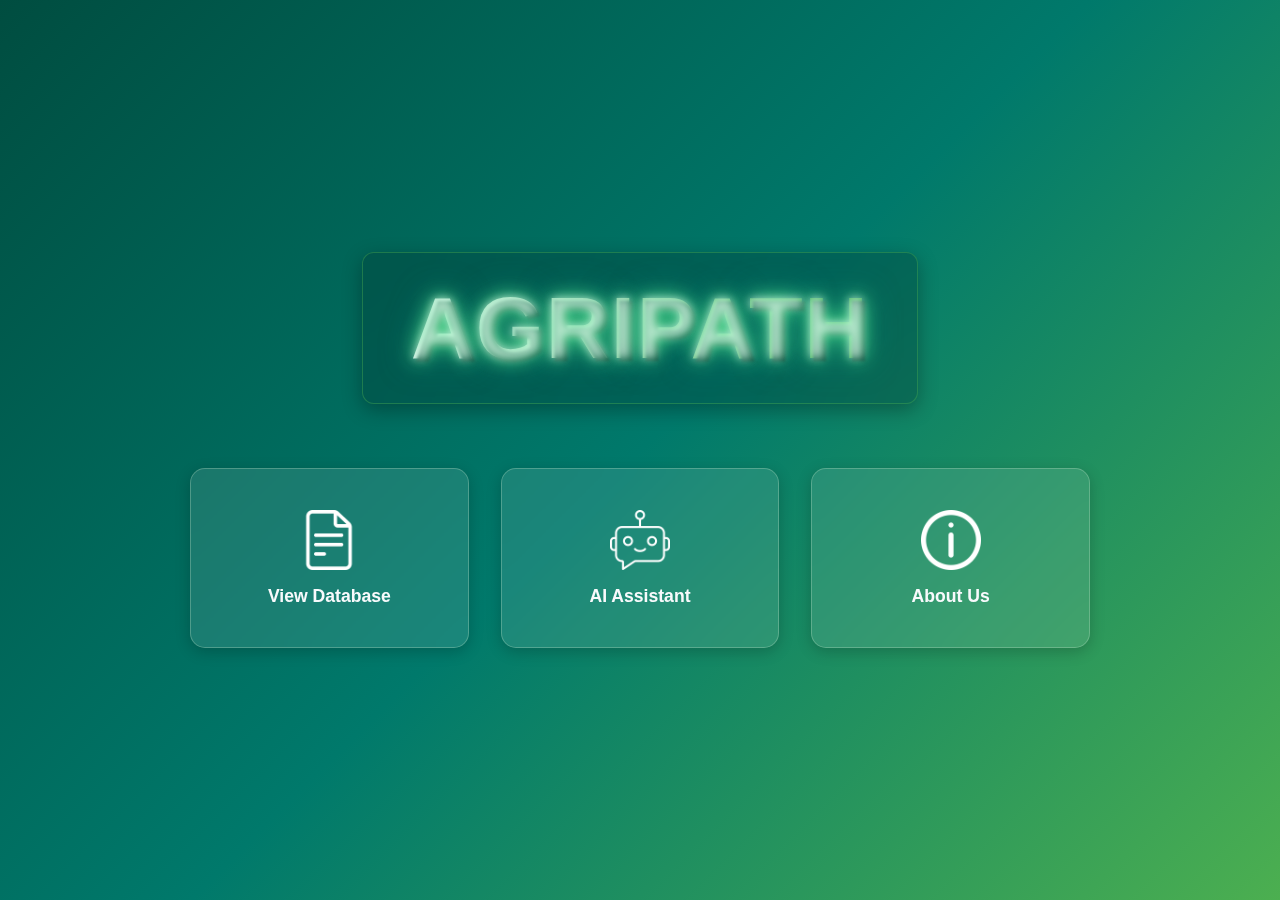
<file: templates/index.html>
<!DOCTYPE html>
<html lang="en">
<head>
    <meta charset="UTF-8">
    <meta name="viewport" content="width=device-width, initial-scale=1.0">
    <title>AGRIPATH</title>
   
    <!-- Link to your CSS file -->
    <link rel="stylesheet" href="/static/style.css">
</head>
<body>

    <div class="container">

        <!-- New Title Container for Backdrop -->
        <div class="title-container">
             <h1 class="main-title">AGRIPATH</h1>
        </div>
        <!-- End Title Container -->


        <div class="state-grid-container">

            <!-- Row 1 -->
            <a href="/Policies" class="state-button">
                <img src="/static/document.png" alt="Policies Icon">
                <span class="state-name">View Database</span>
            </a>
            <a href="/ai" class="state-button">
                <img src="/static/bot.png" alt="AI Bot Icon">
                <span class="state-name">AI Assistant</span>
            </a>
            <a href="/about" class="state-button">
                <img src="/static/info.png" alt="Info Icon">
                <span class="state-name">About Us</span>
            </a>

        </div> <!-- /state-grid-container -->
    </div> <!-- /container -->

</body>
</html>
</file>
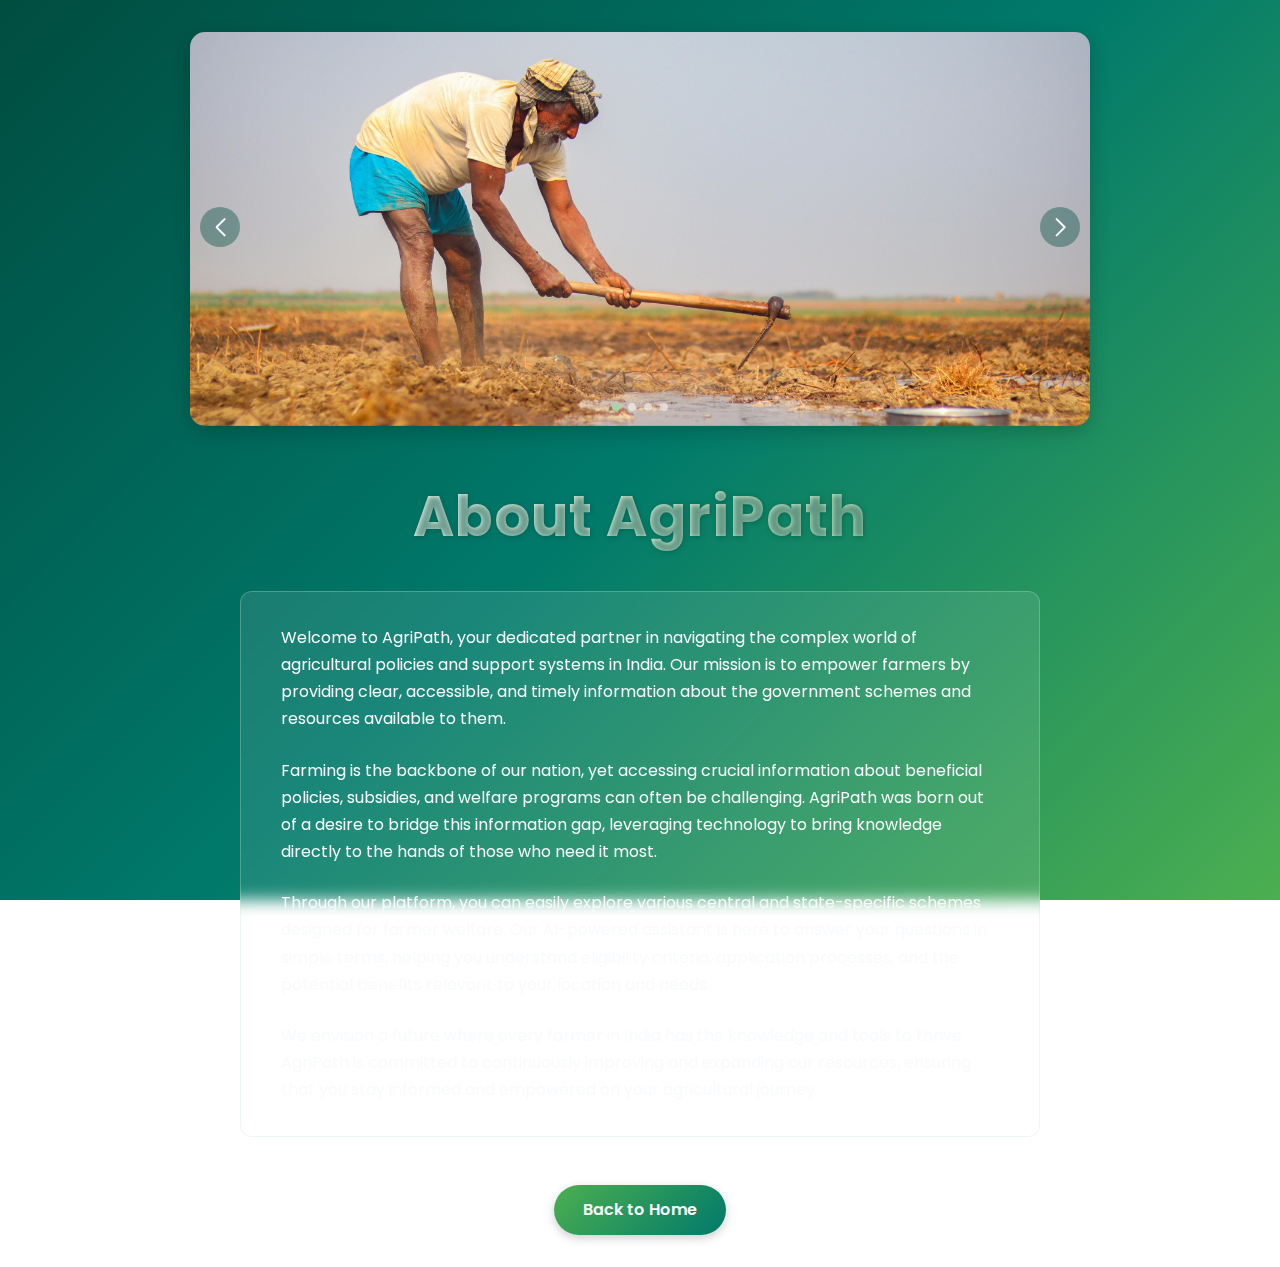
<file: templates/about.html>
<!DOCTYPE html>
<html lang="en">
<head>
    <meta charset="UTF-8">
    <meta name="viewport" content="width=device-width, initial-scale=1.0">
    <title>About AgriPath - Green Gradient</title>
    <!-- Link to Google Font -->
    <link rel="preconnect" href="https://fonts.googleapis.com">
    <link rel="preconnect" href="https://fonts.gstatic.com" crossorigin>
    <link href="https://fonts.googleapis.com/css2?family=Poppins:wght@300;400;600;700;800&display=swap" rel="stylesheet">

    <!-- Link to Swiper's CSS -->
    <link rel="stylesheet" href="https://cdn.jsdelivr.net/npm/swiper@11/swiper-bundle.min.css"/>

    <!-- Link to your MAIN CSS file (shared theme) -->
    <link rel="stylesheet" href="/static/style.css">

    <!-- Add specific styles for About page if needed, or embed here -->
    <style>
        /* Add specific overrides or new styles for the About page here */
        .carousel-container {
            width: 100%;
            max-width: 900px; /* Match container width */
            margin: 0 auto 3rem auto; /* Center and add space below */
            border-radius: 15px; /* Match card radius */
            overflow: hidden; /* Ensure corners are clipped */
            box-shadow: 0 6px 20px var(--shadow-color); /* Consistent shadow */
        }

        .swiper {
            width: 100%;
            height: auto; /* Adjust height based on content */
            aspect-ratio: 16 / 7; /* Responsive aspect ratio (adjust as needed) */
            background-color: rgba(0, 0, 0, 0.2); /* Fallback background */
        }

        .swiper-slide {
            text-align: center;
            font-size: 18px;
            background: #fff; /* Fallback background */
            display: flex;
            justify-content: center;
            align-items: center;
        }

        .swiper-slide img {
            display: block;
            width: 100%;
            height: 100%;
            object-fit: cover; /* Cover the slide area */
        }

        /* Customize Swiper Navigation/Pagination to match theme */
        .swiper-button-prev,
        .swiper-button-next {
            color: var(--text-light); /* White arrows */
            background-color: rgba(0, 77, 64, 0.4); /* Semi-transparent dark green background */
            border-radius: 50%;
            width: 40px; /* Override default size */
            height: 40px;
            transition: background-color 0.3s ease;
        }
        .swiper-button-prev:hover,
        .swiper-button-next:hover {
             background-color: rgba(0, 77, 64, 0.7);
        }

        /* Adjust arrow size inside the button */
        .swiper-button-prev::after,
        .swiper-button-next::after {
            font-size: 18px;
            font-weight: 800;
        }

        .swiper-pagination-bullet {
            background-color: rgba(255, 255, 255, 0.5); /* Semi-transparent white */
            opacity: 1;
            transition: background-color 0.3s ease;
        }

        .swiper-pagination-bullet-active {
            background-color: var(--grad-green-accent); /* Light green active bullet */
        }


        /* Content Styling */
        .about-title {
            font-size: clamp(2rem, 5vw, 3.5rem); /* Slightly smaller than main title */
            font-weight: 700;
            margin-bottom: 2rem;
            letter-spacing: 1px;
            /* Gradient text (same as main title or slightly different) */
            background: linear-gradient(90deg, var(--text-light) 0%, var(--grad-green-accent) 100%);
            -webkit-background-clip: text;
            background-clip: text;
            -webkit-text-fill-color: transparent;
            color: var(--text-light);
            text-shadow: 1px 1px 5px rgba(0, 77, 64, 0.5);
            text-align: center;
        }

        .about-content {
            background-color: var(--card-bg); /* Use card background for content area */
            border: 1px solid var(--card-border);
            border-radius: 12px;
            padding: 2rem 2.5rem;
            max-width: 800px; /* Limit text width for readability */
            margin: 0 auto 2rem auto; /* Center content block */
            text-align: left; /* Justify looks bad often, left is safer */
            color: var(--text-light);
            line-height: 1.7;
            font-size: 1rem;
            backdrop-filter: blur(8px);
            -webkit-backdrop-filter: blur(8px);
        }

        .about-content p {
            margin-bottom: 1.5em; /* Space between paragraphs */
        }
        .about-content p:last-child {
             margin-bottom: 0;
        }

        /* Back Button Style (Optional) */
        .back-button {
             display: inline-block;
             margin-top: 1rem;
             padding: 0.8rem 1.8rem;
             background: linear-gradient(135deg, var(--grad-green-3), var(--grad-green-2));
             color: var(--text-light);
             text-decoration: none;
             border-radius: 25px;
             font-weight: 600;
             transition: transform 0.2s ease, box-shadow 0.2s ease;
             box-shadow: 0 3px 10px rgba(0, 0, 0, 0.2);
        }
        .back-button:hover {
            transform: translateY(-3px);
            box-shadow: 0 6px 15px rgba(0, 0, 0, 0.3);
        }

         @media (max-width: 768px) {
            .about-content { padding: 1.5rem; }
            .swiper { aspect-ratio: 16 / 8; } /* Adjust aspect ratio for smaller screens */
             .swiper-button-prev, .swiper-button-next { width: 35px; height: 35px; }
             .swiper-button-prev::after, .swiper-button-next::after { font-size: 16px; }
         }
         @media (max-width: 480px) {
            .about-content { padding: 1.5rem 1rem; font-size: 0.95rem; }
            .swiper { aspect-ratio: 16 / 9; } /* Adjust aspect ratio for mobile */
         }

    </style>
</head>
<body>

    <div class="container about-page-container"> <!-- Add specific class if needed -->

        <!-- Carousel Section -->
        <div class="carousel-container">
            <!-- Slider main container -->
            <div class="swiper">
                <!-- Additional required wrapper -->
                <div class="swiper-wrapper">
                    <!-- Slides -->
                    <div class="swiper-slide"><img src="/static/carousel-image-1.jpg" alt="Farmer in field"></div>
                    <div class="swiper-slide"><img src="/static/carousel-image-2.jpg" alt="Agriculture Technology"></div>
                    <div class="swiper-slide"><img src="/static/carousel-image-3.jpg" alt="Government Policy Document Concept"></div>
                    <div class="swiper-slide"><img src="/static/carousel-image-4.jpg" alt="Healthy Crops"></div>
                    <!-- Add more slides as needed -->
                </div>
                <!-- If we need pagination -->
                <div class="swiper-pagination"></div>

                <!-- If we need navigation buttons -->
                <div class="swiper-button-prev"></div>
                <div class="swiper-button-next"></div>
            </div>
        </div><!-- /carousel-container -->


        <!-- About Us Content Section -->
        <h2 class="about-title">About AgriPath</h2>

        <div class="about-content">
            <p>
                Welcome to AgriPath, your dedicated partner in navigating the complex world of agricultural policies and support systems in India. Our mission is to empower farmers by providing clear, accessible, and timely information about the government schemes and resources available to them.
            </p>
            <p>
                Farming is the backbone of our nation, yet accessing crucial information about beneficial policies, subsidies, and welfare programs can often be challenging. AgriPath was born out of a desire to bridge this information gap, leveraging technology to bring knowledge directly to the hands of those who need it most.
            </p>
            <p>
                Through our platform, you can easily explore various central and state-specific schemes designed for farmer welfare. Our AI-powered assistant is here to answer your questions in simple terms, helping you understand eligibility criteria, application processes, and the potential benefits relevant to your location and needs.
            </p>
            <p>
                We envision a future where every farmer in India has the knowledge and tools to thrive. AgriPath is committed to continuously improving and expanding our resources, ensuring that you stay informed and empowered on your agricultural journey.
            </p>
        </div>

        <!-- Optional Back Button -->
         <a href="/" class="back-button">Back to Home</a>

    </div> <!-- /container -->

    <!-- Swiper JS -->
    <script src="https://cdn.jsdelivr.net/npm/swiper@11/swiper-bundle.min.js"></script>

    <!-- Initialize Swiper -->
    <script>
        const swiper = new Swiper('.swiper', {
            // Optional parameters
            loop: true, // Enable continuous loop mode
            autoplay: {
                delay: 4000, // Delay between transitions (in ms)
                disableOnInteraction: false, // Autoplay will not be disabled after user interactions
                pauseOnMouseEnter: true, // Pause autoplay on mouse hover
            },
            effect: 'fade', // Add fade effect (optional)
             fadeEffect: {
                 crossFade: true
             },

            // If we need pagination
            pagination: {
                el: '.swiper-pagination',
                clickable: true, // Allow clicking on pagination bullets
            },

            // Navigation arrows
            navigation: {
                nextEl: '.swiper-button-next',
                prevEl: '.swiper-button-prev',
            },

            // Optional: Add keyboard navigation
            keyboard: {
                enabled: true,
                onlyInViewport: false,
            },
        });
    </script>

</body>
</html>
</file>
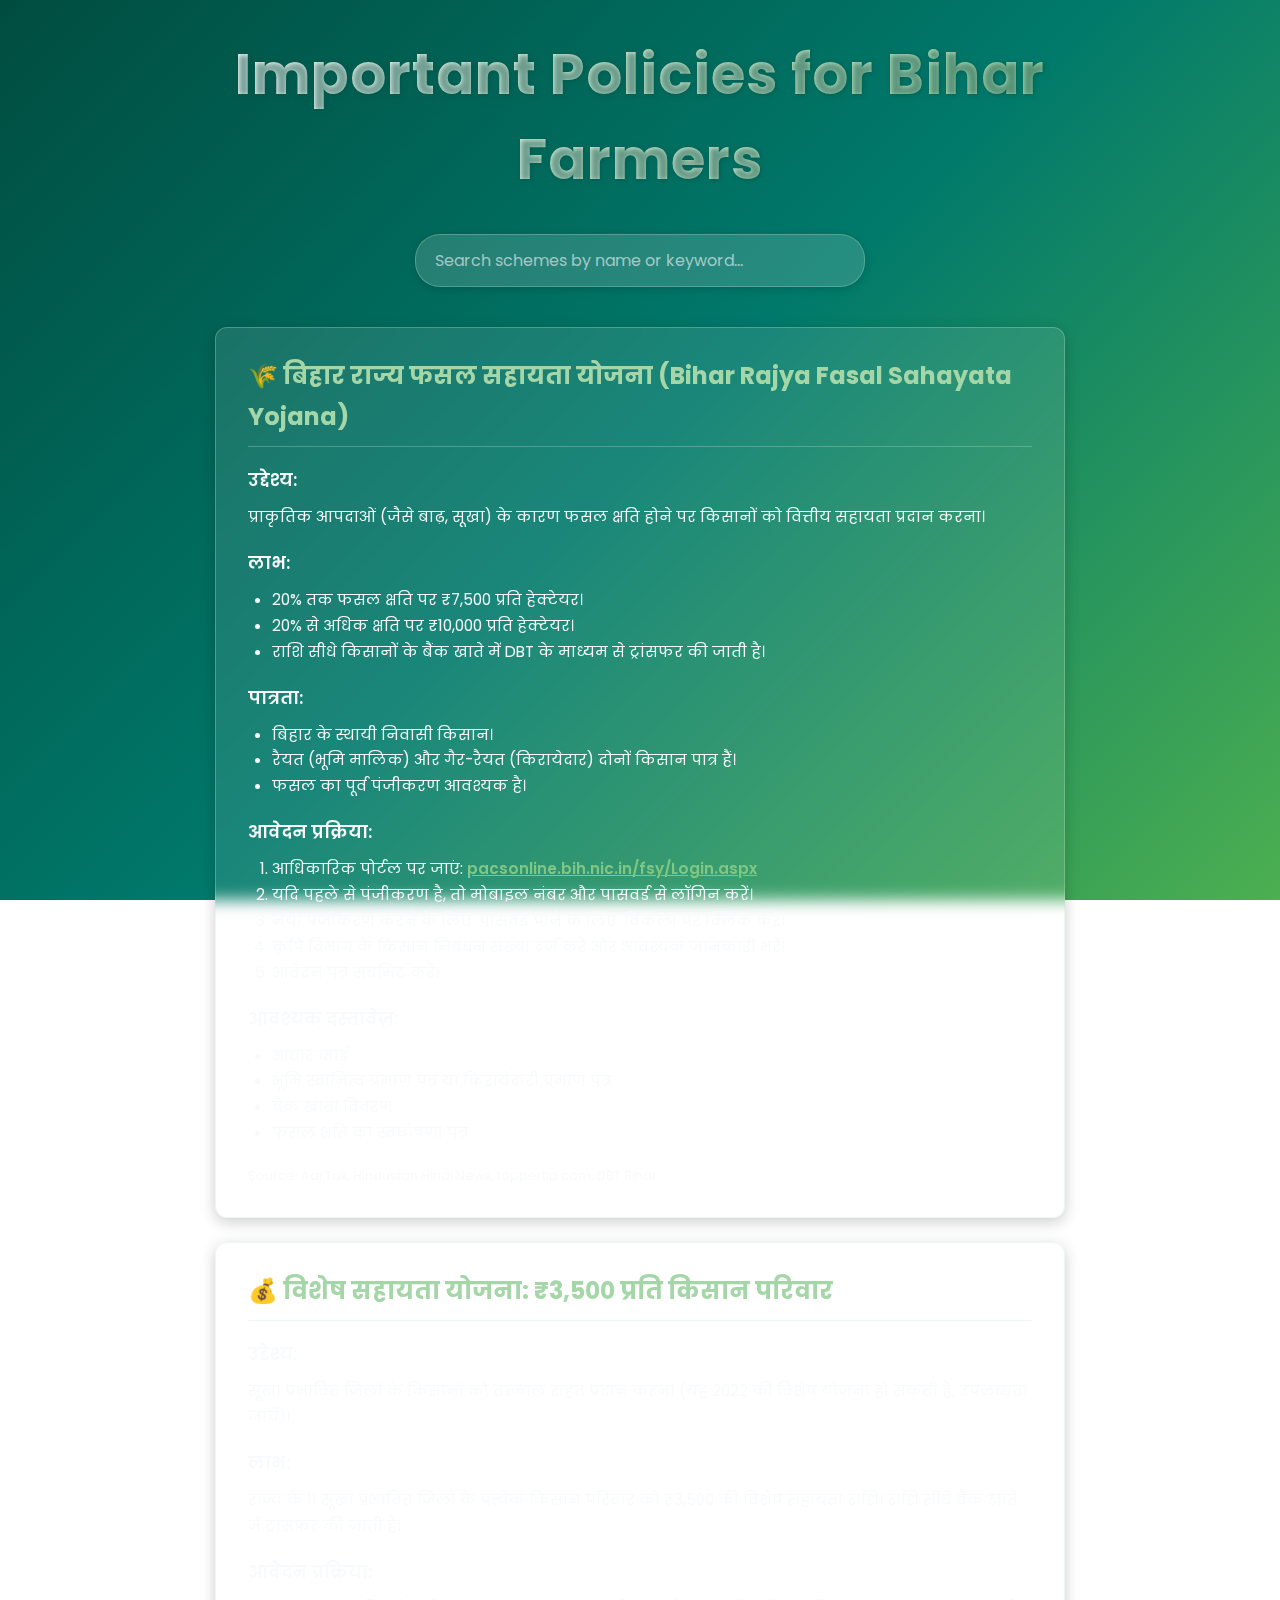
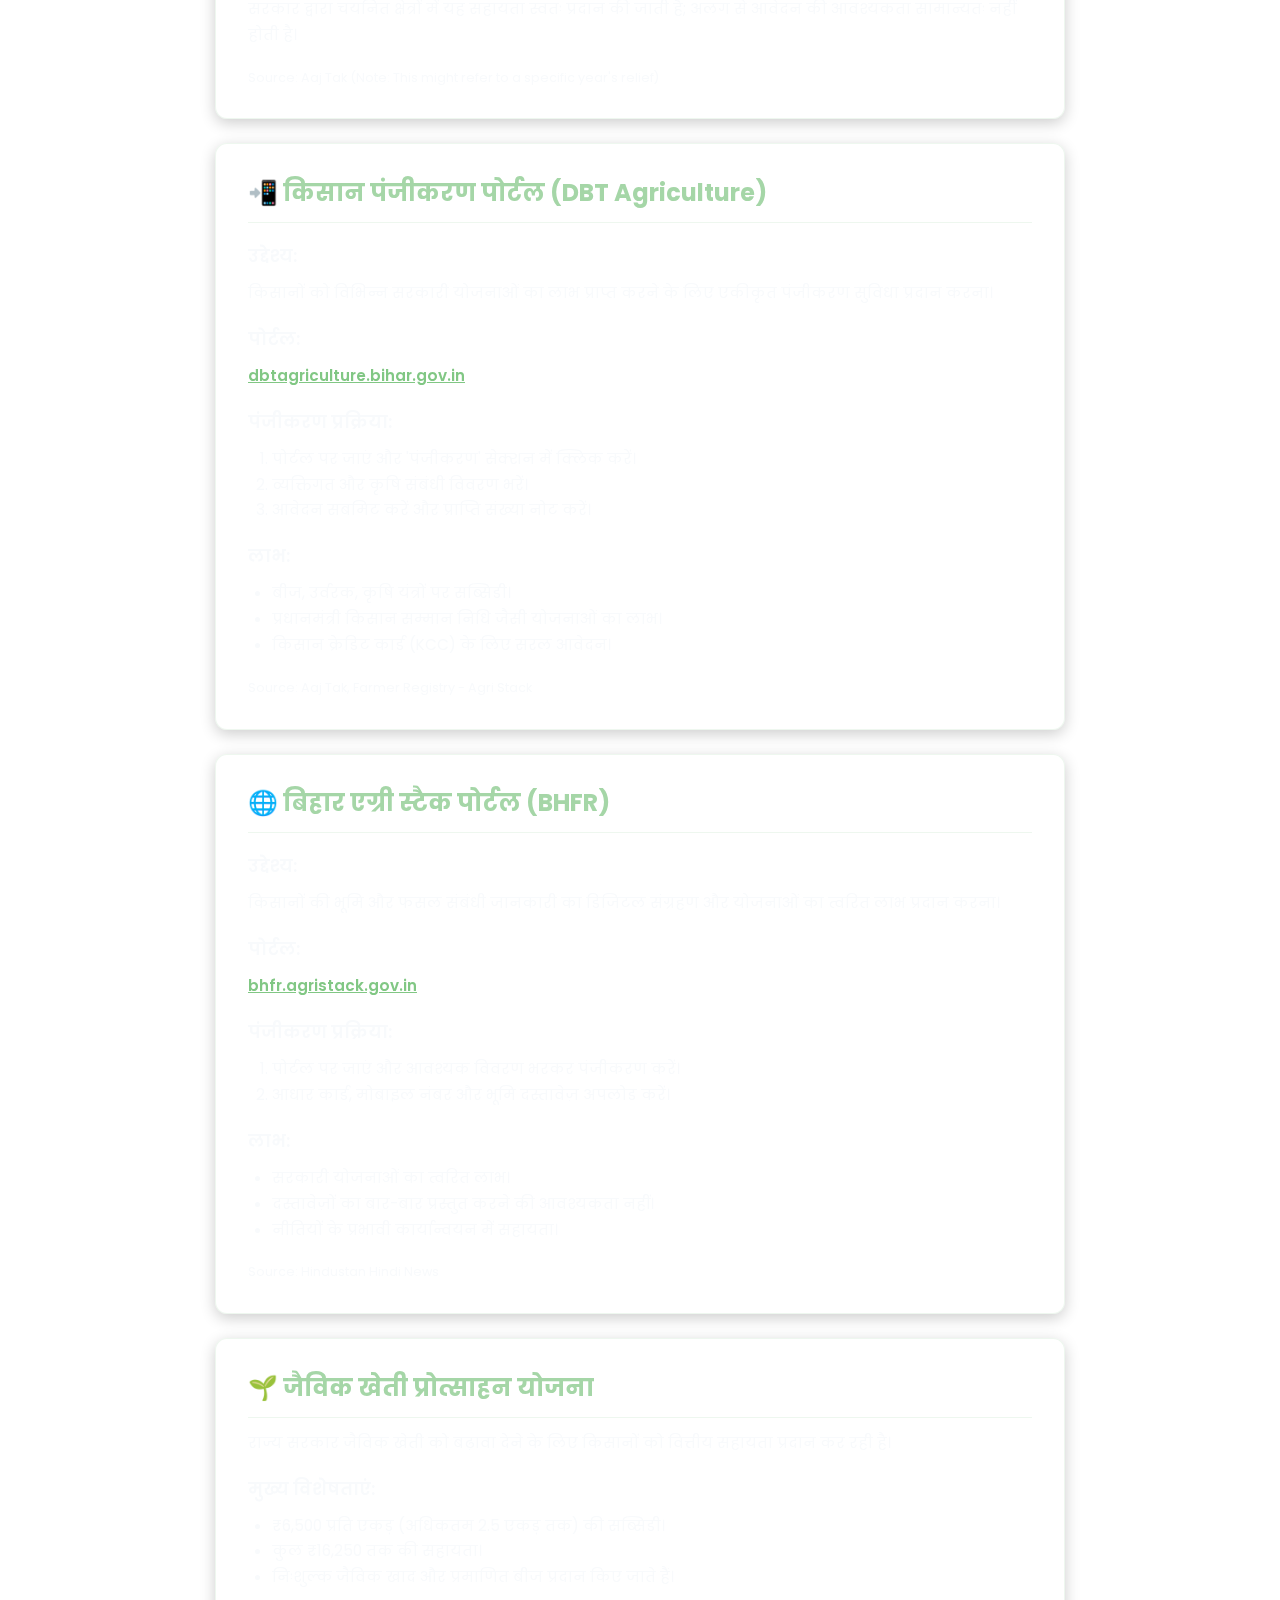
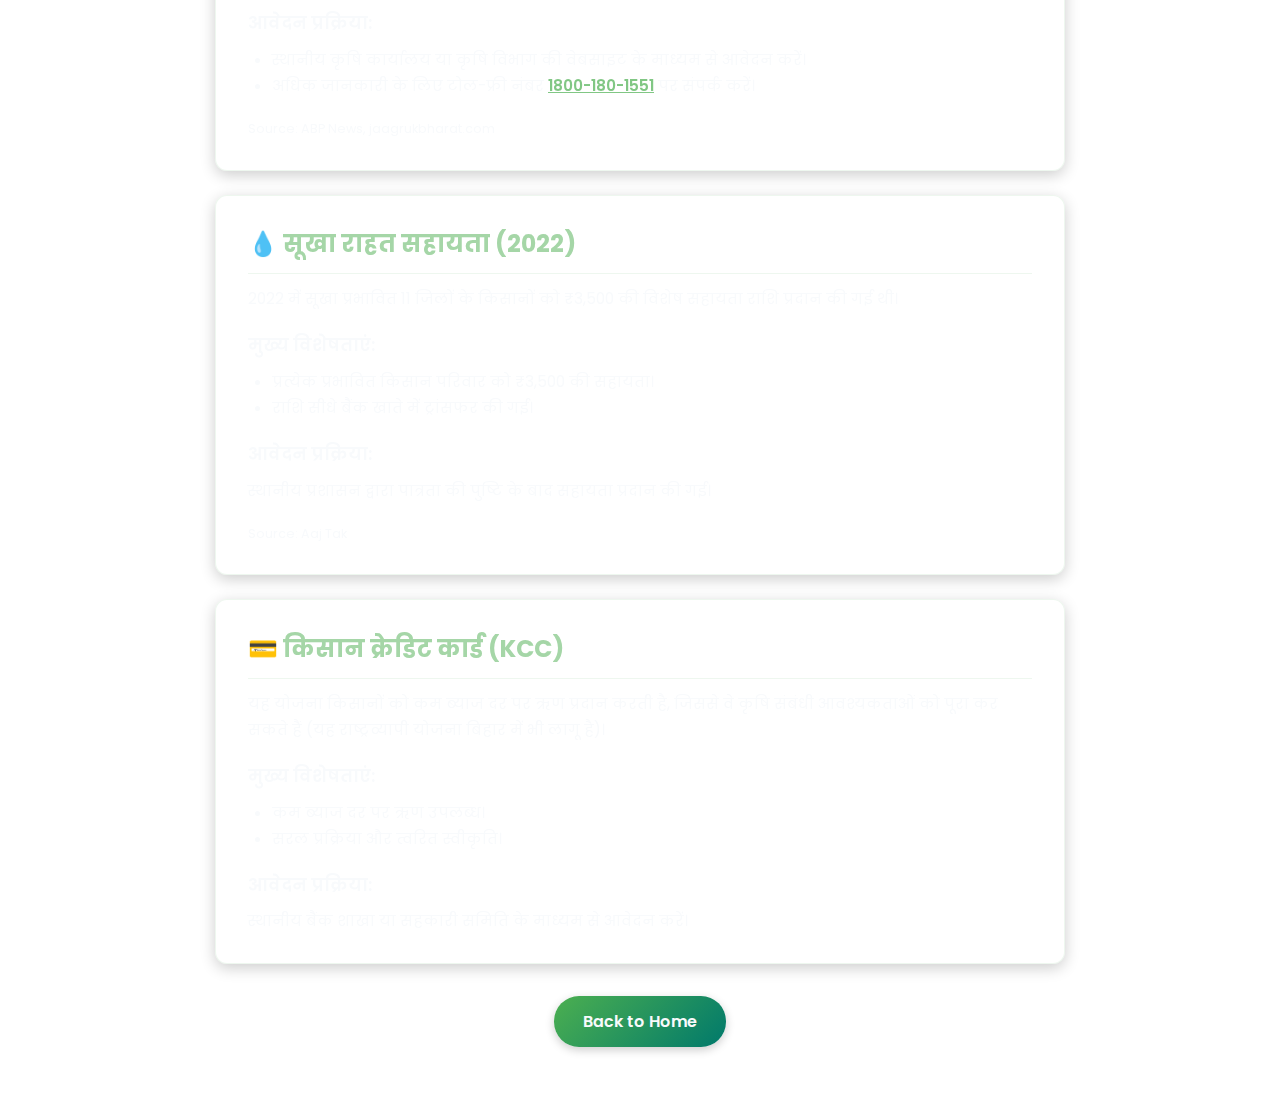
<file: templates/Bihar.html>
<!DOCTYPE html>
<html lang="en">
<head>
    <meta charset="UTF-8">
    <meta name="viewport" content="width=device-width, initial-scale=1.0">
    <title>Bihar Farmer Policies - AgriPath</title>
    <!-- Link to Google Font -->
    <link rel="preconnect" href="https://fonts.googleapis.com">
    <link rel="preconnect" href="https://fonts.gstatic.com" crossorigin>
    <link href="https://fonts.googleapis.com/css2?family=Poppins:wght@300;400;600;700;800&display=swap" rel="stylesheet">
    <!-- Link to your MAIN CSS file (shared theme) -->
    <link rel="stylesheet" href="/static/style.css">

    <!-- Use the same specific styles as the UP policies page -->
    <style>
        /* Reuse theme variables */
        .page-title {
            font-size: clamp(2rem, 5vw, 3.5rem);
            font-weight: 700;
            margin-bottom: 2rem; /* Space below title */
            letter-spacing: 1px;
            background: linear-gradient(90deg, var(--text-light) 0%, var(--grad-green-accent) 100%);
            -webkit-background-clip: text;
            background-clip: text;
            -webkit-text-fill-color: transparent;
            color: var(--text-light);
            text-shadow: 1px 1px 5px rgba(0, 77, 64, 0.5);
            text-align: center;
        }

        .search-container {
            margin-bottom: 2.5rem;
            text-align: center; /* Center the search bar */
        }

        #policySearchInput {
            padding: 0.8rem 1.2rem;
            font-size: 1rem;
            font-family: 'Poppins', sans-serif;
            border-radius: 25px; /* Pill shape */
            border: 1px solid var(--card-border);
            background-color: rgba(255, 255, 255, 0.15); /* Slightly opaque white */
            color: var(--text-light);
            min-width: 300px; /* Minimum width */
            width: 50%; /* Adjust width as needed */
            max-width: 500px; /* Max width */
            transition: all 0.3s ease;
            box-shadow: 0 2px 8px rgba(0, 0, 0, 0.15);
        }

        #policySearchInput::placeholder {
            color: rgba(248, 250, 252, 0.6); /* Lighter placeholder text */
        }

        #policySearchInput:focus {
            outline: none;
            border-color: var(--grad-green-accent);
            background-color: rgba(255, 255, 255, 0.2);
            box-shadow: 0 4px 12px rgba(0, 0, 0, 0.2);
        }

        .policies-container {
            display: grid; /* Use grid for layout */
            grid-template-columns: 1fr; /* Single column layout */
            gap: 1.5rem; /* Space between policy cards */
            max-width: 850px; /* Limit width for readability */
            margin: 0 auto 2rem auto; /* Center container */
        }

        .policy-card {
            background-color: var(--card-bg);
            border: 1px solid var(--card-border);
            border-radius: 12px;
            padding: 1.8rem 2rem;
            backdrop-filter: blur(8px);
            -webkit-backdrop-filter: blur(8px);
            box-shadow: 0 4px 15px var(--shadow-color);
            text-align: left;
            color: var(--text-light);
            line-height: 1.7;
            transition: opacity 0.3s ease, transform 0.3s ease; /* For search filtering */
            display: block;
            opacity: 1;
            transform: scale(1);
        }

        /* Style for hidden cards (used by JS) */
        .policy-card.hidden {
             opacity: 0;
             transform: scale(0.95);
             pointer-events: none; /* Prevent interaction when hidden */
        }


        .policy-card h3 { /* Scheme Title */
            font-size: 1.5rem;
            font-weight: 700;
            color: var(--grad-green-accent); /* Use accent color for title */
            margin-bottom: 0.75rem;
            border-bottom: 1px solid var(--card-border); /* Separator line */
            padding-bottom: 0.5rem;
        }

        .policy-card h4 { /* Subheadings like Eligibility */
            font-size: 1.1rem;
            font-weight: 600;
            color: var(--text-light);
            margin-top: 1.2rem;
            margin-bottom: 0.5rem;
        }

        .policy-card p, .policy-card ul, .policy-card ol {
            margin-bottom: 1rem;
            font-size: 0.95rem;
        }
         .policy-card p:last-child, .policy-card ul:last-child, .policy-card ol:last-child {
             margin-bottom: 0;
         }

        .policy-card ul {
            list-style: disc;
            padding-left: 1.5rem; /* Indent list */
        }
        .policy-card ol {
             list-style: decimal;
             padding-left: 1.5rem;
        }

        .policy-card a {
            color: var(--grad-green-4); /* Lighter green for links */
            text-decoration: underline;
            font-weight: 600;
            transition: color 0.2s ease;
        }

        .policy-card a:hover {
            color: var(--text-light);
        }

        /* No results message */
        #noResultsMessage {
            text-align: center;
            font-size: 1.1rem;
            color: var(--grad-green-accent);
            padding: 2rem;
            display: none; /* Hidden by default */
        }

        /* Back Button Style (copied from about page) */
        .back-button-container {
            text-align: center; /* Center the button */
            margin-top: 2rem;
            margin-bottom: 1rem;
        }
        .back-button {
             display: inline-block;
             padding: 0.8rem 1.8rem;
             background: linear-gradient(135deg, var(--grad-green-3), var(--grad-green-2));
             color: var(--text-light);
             text-decoration: none;
             border-radius: 25px;
             font-weight: 600;
             transition: transform 0.2s ease, box-shadow 0.2s ease;
             box-shadow: 0 3px 10px rgba(0, 0, 0, 0.2);
        }
        .back-button:hover {
            transform: translateY(-3px);
            box-shadow: 0 6px 15px rgba(0, 0, 0, 0.3);
        }

        @media (max-width: 768px) {
            #policySearchInput { width: 70%; min-width: auto; }
            .policies-container { max-width: 95%; }
            .policy-card { padding: 1.5rem; }
            .policy-card h3 { font-size: 1.3rem; }
            .policy-card p, .policy-card ul, .policy-card ol { font-size: 0.9rem; }
        }
         @media (max-width: 480px) {
              #policySearchInput { width: 90%; }
              .policy-card { padding: 1.2rem 1rem; }
         }
    </style>
</head>
<body>

    <div class="container policy-page-container">

        <h2 class="page-title">Important Policies for Bihar Farmers</h2>

        <!-- Search Bar -->
        <div class="search-container">
            <label for="policySearchInput" class="visually-hidden">Search Policies:</label>
            <input type="search" id="policySearchInput" placeholder="Search schemes by name or keyword...">
        </div>

        <!-- Policies List -->
        <div class="policies-container" id="policiesList">

            <!-- Policy 1: Bihar Rajya Fasal Sahayata Yojana -->
            <div class="policy-card">
                <h3>🌾 बिहार राज्य फसल सहायता योजना (Bihar Rajya Fasal Sahayata Yojana)</h3>
                <h4>उद्देश्य:</h4>
                <p>प्राकृतिक आपदाओं (जैसे बाढ़, सूखा) के कारण फसल क्षति होने पर किसानों को वित्तीय सहायता प्रदान करना।</p>
                <h4>लाभ:</h4>
                <ul>
                    <li>20% तक फसल क्षति पर ₹7,500 प्रति हेक्टेयर।</li>
                    <li>20% से अधिक क्षति पर ₹10,000 प्रति हेक्टेयर।</li>
                    <li>राशि सीधे किसानों के बैंक खाते में DBT के माध्यम से ट्रांसफर की जाती है।</li>
                </ul>
                <h4>पात्रता:</h4>
                <ul>
                    <li>बिहार के स्थायी निवासी किसान।</li>
                    <li>रैयत (भूमि मालिक) और गैर-रैयत (किरायेदार) दोनों किसान पात्र हैं।</li>
                    <li>फसल का पूर्व पंजीकरण आवश्यक है।</li>
                </ul>
                <h4>आवेदन प्रक्रिया:</h4>
                <ol>
                    <li>आधिकारिक पोर्टल पर जाएं: <a href="https://pacsonline.bih.nic.in/fsy/Login.aspx" target="_blank" rel="noopener noreferrer">pacsonline.bih.nic.in/fsy/Login.aspx</a></li>
                    <li>यदि पहले से पंजीकरण है, तो मोबाइल नंबर और पासवर्ड से लॉगिन करें।</li>
                    <li>नया पंजीकरण करने के लिए 'पासवर्ड पाने के लिए' विकल्प पर क्लिक करें।</li>
                    <li>कृषि विभाग के किसान निबंधन संख्या दर्ज करें और आवश्यक जानकारी भरें।</li>
                    <li>आवेदन पत्र सबमिट करें।</li>
                </ol>
                <h4>आवश्यक दस्तावेज़:</h4>
                <ul>
                    <li>आधार कार्ड</li>
                    <li>भूमि स्वामित्व प्रमाण पत्र या किरायेदारी प्रमाण पत्र</li>
                    <li>बैंक खाता विवरण</li>
                    <li>फसल क्षति का स्वघोषणा पत्र</li>
                </ul>
                <p><small>Source: Aaj Tak, Hindustan Hindi News, toppertip.com, DBT Bihar</small></p>
            </div>

            <!-- Policy 2: विशेष सहायता योजना: ₹3,500 -->
            <div class="policy-card">
                <h3>💰 विशेष सहायता योजना: ₹3,500 प्रति किसान परिवार</h3>
                <h4>उद्देश्य:</h4>
                <p>सूखा प्रभावित जिलों के किसानों को तत्काल राहत प्रदान करना (यह 2022 की विशेष योजना हो सकती है, उपलब्धता जांचें)।</p>
                <h4>लाभ:</h4>
                <p>राज्य के 11 सूखा प्रभावित जिलों के प्रत्येक किसान परिवार को ₹3,500 की विशेष सहायता राशि। राशि सीधे बैंक खाते में ट्रांसफर की जाती है।</p>
                <h4>आवेदन प्रक्रिया:</h4>
                <p>सरकार द्वारा चयनित क्षेत्रों में यह सहायता स्वतः प्रदान की जाती है; अलग से आवेदन की आवश्यकता सामान्यतः नहीं होती है।</p>
                <p><small>Source: Aaj Tak (Note: This might refer to a specific year's relief)</small></p>
            </div>

             <!-- Policy 3: किसान पंजीकरण पोर्टल -->
             <div class="policy-card">
                 <h3>📲 किसान पंजीकरण पोर्टल (DBT Agriculture)</h3>
                 <h4>उद्देश्य:</h4>
                 <p>किसानों को विभिन्न सरकारी योजनाओं का लाभ प्राप्त करने के लिए एकीकृत पंजीकरण सुविधा प्रदान करना।</p>
                 <h4>पोर्टल:</h4>
                 <p><a href="https://dbtagriculture.bihar.gov.in" target="_blank" rel="noopener noreferrer">dbtagriculture.bihar.gov.in</a></p>
                 <h4>पंजीकरण प्रक्रिया:</h4>
                 <ol>
                     <li>पोर्टल पर जाएं और 'पंजीकरण' सेक्शन में क्लिक करें।</li>
                     <li>व्यक्तिगत और कृषि संबंधी विवरण भरें।</li>
                     <li>आवेदन सबमिट करें और प्राप्ति संख्या नोट करें।</li>
                 </ol>
                 <h4>लाभ:</h4>
                 <ul>
                     <li>बीज, उर्वरक, कृषि यंत्रों पर सब्सिडी।</li>
                     <li>प्रधानमंत्री किसान सम्मान निधि जैसी योजनाओं का लाभ।</li>
                     <li>किसान क्रेडिट कार्ड (KCC) के लिए सरल आवेदन।</li>
                 </ul>
                 <p><small>Source: Aaj Tak, Farmer Registry - Agri Stack</small></p>
             </div>

              <!-- Policy 4: बिहार एग्री स्टैक पोर्टल -->
              <div class="policy-card">
                  <h3>🌐 बिहार एग्री स्टैक पोर्टल (BHFR)</h3>
                  <h4>उद्देश्य:</h4>
                  <p>किसानों की भूमि और फसल संबंधी जानकारी का डिजिटल संग्रहण और योजनाओं का त्वरित लाभ प्रदान करना।</p>
                  <h4>पोर्टल:</h4>
                  <p><a href="https://bhfr.agristack.gov.in" target="_blank" rel="noopener noreferrer">bhfr.agristack.gov.in</a></p>
                  <h4>पंजीकरण प्रक्रिया:</h4>
                  <ol>
                      <li>पोर्टल पर जाएं और आवश्यक विवरण भरकर पंजीकरण करें।</li>
                      <li>आधार कार्ड, मोबाइल नंबर और भूमि दस्तावेज़ अपलोड करें।</li>
                  </ol>
                  <h4>लाभ:</h4>
                  <ul>
                      <li>सरकारी योजनाओं का त्वरित लाभ।</li>
                      <li>दस्तावेज़ों का बार-बार प्रस्तुत करने की आवश्यकता नहीं।</li>
                      <li>नीतियों के प्रभावी कार्यान्वयन में सहायता।</li>
                  </ul>
                  <p><small>Source: Hindustan Hindi News</small></p>
              </div>

               <!-- Policy 5: जैविक खेती प्रोत्साहन योजना -->
               <div class="policy-card">
                   <h3>🌱 जैविक खेती प्रोत्साहन योजना</h3>
                   <p>राज्य सरकार जैविक खेती को बढ़ावा देने के लिए किसानों को वित्तीय सहायता प्रदान कर रही है।</p>
                   <h4>मुख्य विशेषताएं:</h4>
                   <ul>
                       <li>₹6,500 प्रति एकड़ (अधिकतम 2.5 एकड़ तक) की सब्सिडी।</li>
                       <li>कुल ₹16,250 तक की सहायता।</li>
                       <li>निःशुल्क जैविक खाद और प्रमाणित बीज प्रदान किए जाते हैं।</li>
                   </ul>
                   <h4>आवेदन प्रक्रिया:</h4>
                   <ul>
                       <li>स्थानीय कृषि कार्यालय या कृषि विभाग की वेबसाइट के माध्यम से आवेदन करें।</li>
                       <li>अधिक जानकारी के लिए टोल-फ्री नंबर <a href="tel:18001801551">1800-180-1551</a> पर संपर्क करें।</li>
                   </ul>
                   <p><small>Source: ABP News, jaagrukbharat.com</small></p>
               </div>

                <!-- Policy 6: सूखा राहत सहायता (Mentioned again - potentially same as policy 2 for 2022) -->
                <div class="policy-card">
                    <h3>💧 सूखा राहत सहायता (2022)</h3>
                    <p>2022 में सूखा प्रभावित 11 जिलों के किसानों को ₹3,500 की विशेष सहायता राशि प्रदान की गई थी।</p>
                    <h4>मुख्य विशेषताएं:</h4>
                    <ul>
                        <li>प्रत्येक प्रभावित किसान परिवार को ₹3,500 की सहायता।</li>
                        <li>राशि सीधे बैंक खाते में ट्रांसफर की गई।</li>
                    </ul>
                    <h4>आवेदन प्रक्रिया:</h4>
                    <p>स्थानीय प्रशासन द्वारा पात्रता की पुष्टि के बाद सहायता प्रदान की गई।</p>
                    <p><small>Source: Aaj Tak</small></p>
                </div>

                 <!-- Policy 7: किसान क्रेडिट कार्ड (KCC) -->
                 <div class="policy-card">
                     <h3>💳 किसान क्रेडिट कार्ड (KCC)</h3>
                     <p>यह योजना किसानों को कम ब्याज दर पर ऋण प्रदान करती है, जिससे वे कृषि संबंधी आवश्यकताओं को पूरा कर सकते हैं (यह राष्ट्रव्यापी योजना बिहार में भी लागू है)।</p>
                     <h4>मुख्य विशेषताएं:</h4>
                     <ul>
                         <li>कम ब्याज दर पर ऋण उपलब्ध।</li>
                         <li>सरल प्रक्रिया और त्वरित स्वीकृति।</li>
                     </ul>
                     <h4>आवेदन प्रक्रिया:</h4>
                     <p>स्थानीय बैंक शाखा या सहकारी समिति के माध्यम से आवेदन करें।</p>
                     <!-- No specific Bihar source mentioned, but it's a standard scheme -->
                 </div>

             <!-- Message for no results -->
             <div id="noResultsMessage">
                 <p>No policies found matching your search term.</p>
             </div>

        </div> <!-- /policies-container -->

        <!-- Back Button Container -->
        <div class="back-button-container">
            <a href="/" class="back-button">Back to Home</a>
        </div>

    </div> <!-- /container -->

    <!-- JavaScript for Search (Exactly the same as UP page) -->
    <script>
        document.addEventListener('DOMContentLoaded', () => {
            const searchInput = document.getElementById('policySearchInput');
            const policiesContainer = document.getElementById('policiesList');
            const policyCards = policiesContainer.querySelectorAll('.policy-card');
            const noResultsMessage = document.getElementById('noResultsMessage');

            searchInput.addEventListener('input', () => {
                const searchTerm = searchInput.value.toLowerCase().trim();
                let resultsFound = false;

                policyCards.forEach(card => {
                    const cardText = card.textContent.toLowerCase();
                    if (cardText.includes(searchTerm)) {
                        card.style.display = 'block';
                        card.style.opacity = '1';
                        card.style.transform = 'scale(1)';
                        card.classList.remove('hidden');
                        resultsFound = true;
                    } else {
                        card.style.opacity = '0';
                        card.style.transform = 'scale(0.95)';
                        // card.style.display = 'none'; // Use if preferred over opacity/transform
                        card.classList.add('hidden');
                    }
                });

                noResultsMessage.style.display = resultsFound ? 'none' : 'block';
            });
        });
    </script>
    <!-- Add visually hidden class style if not already in main CSS -->
    <style>.visually-hidden{position:absolute;width:1px;height:1px;padding:0;margin:-1px;overflow:hidden;clip:rect(0,0,0,0);white-space:nowrap;border:0}</style>

</body>
</html>
</file>
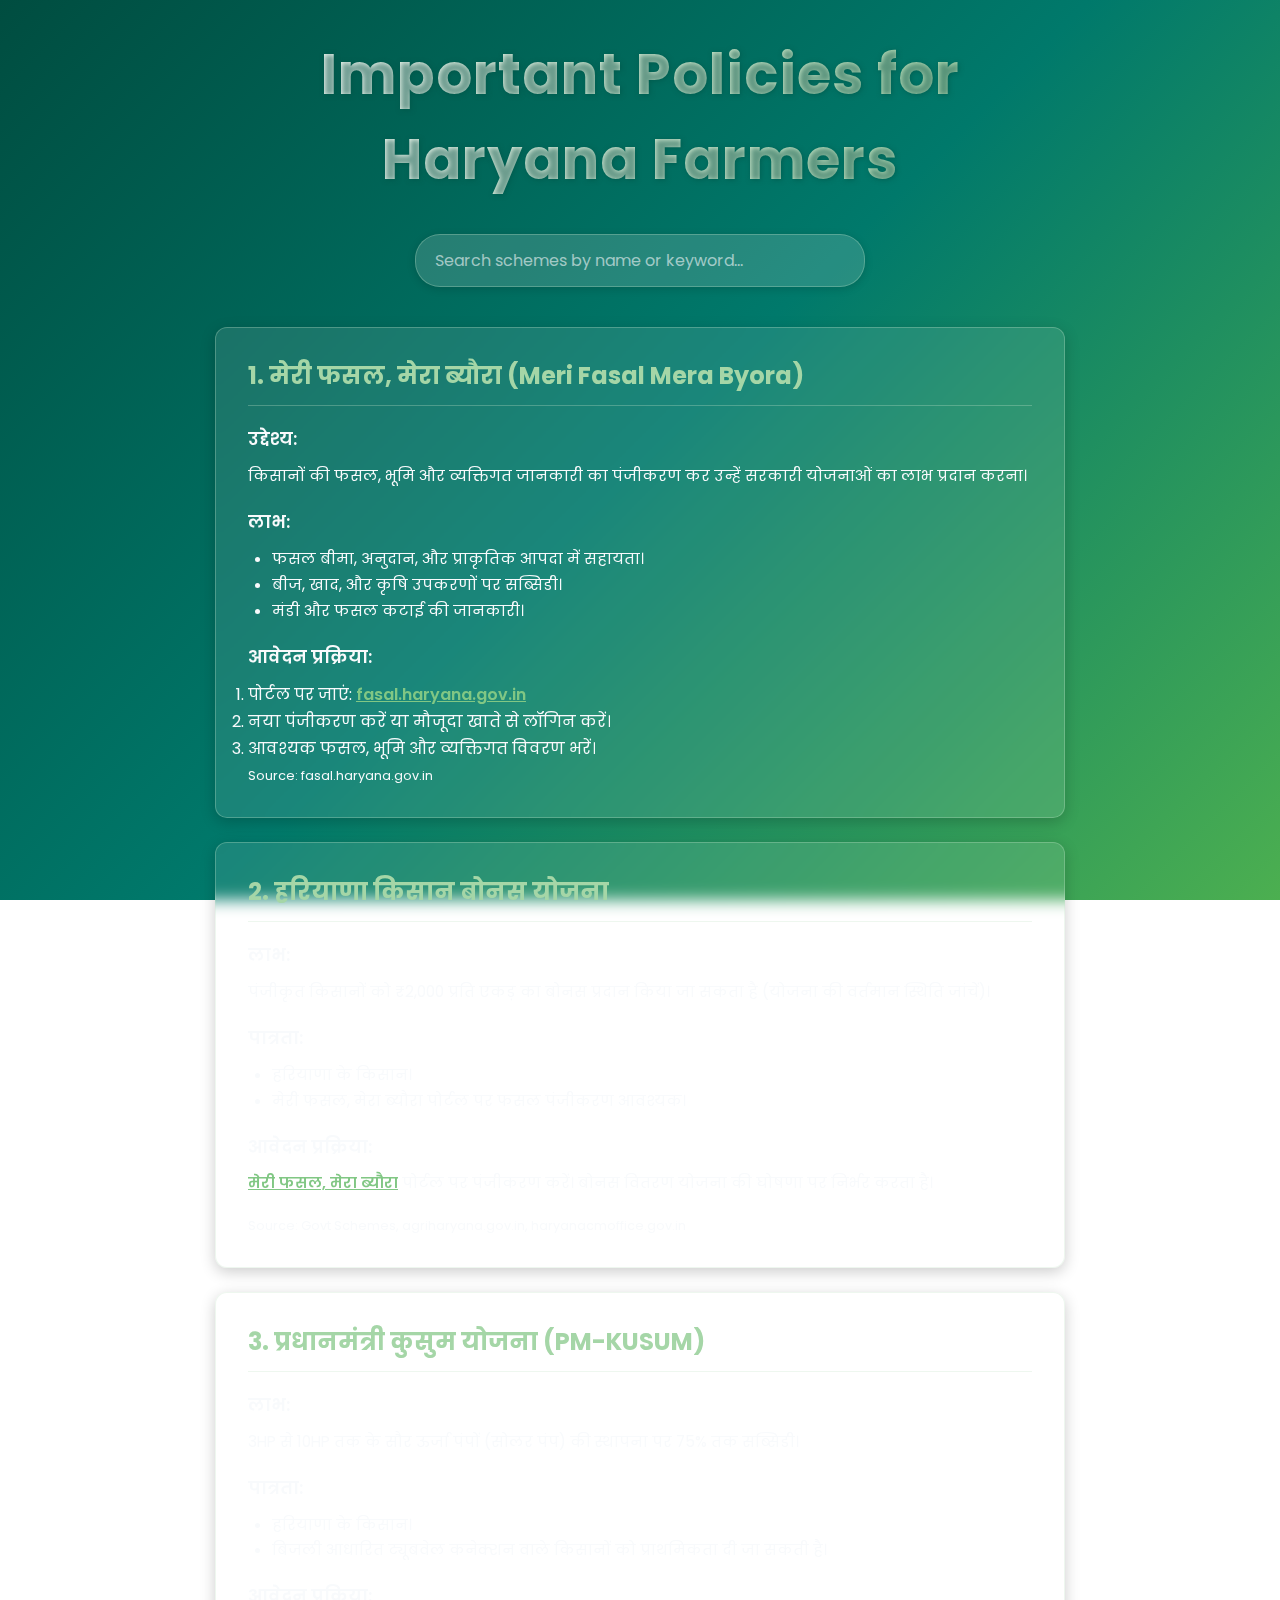
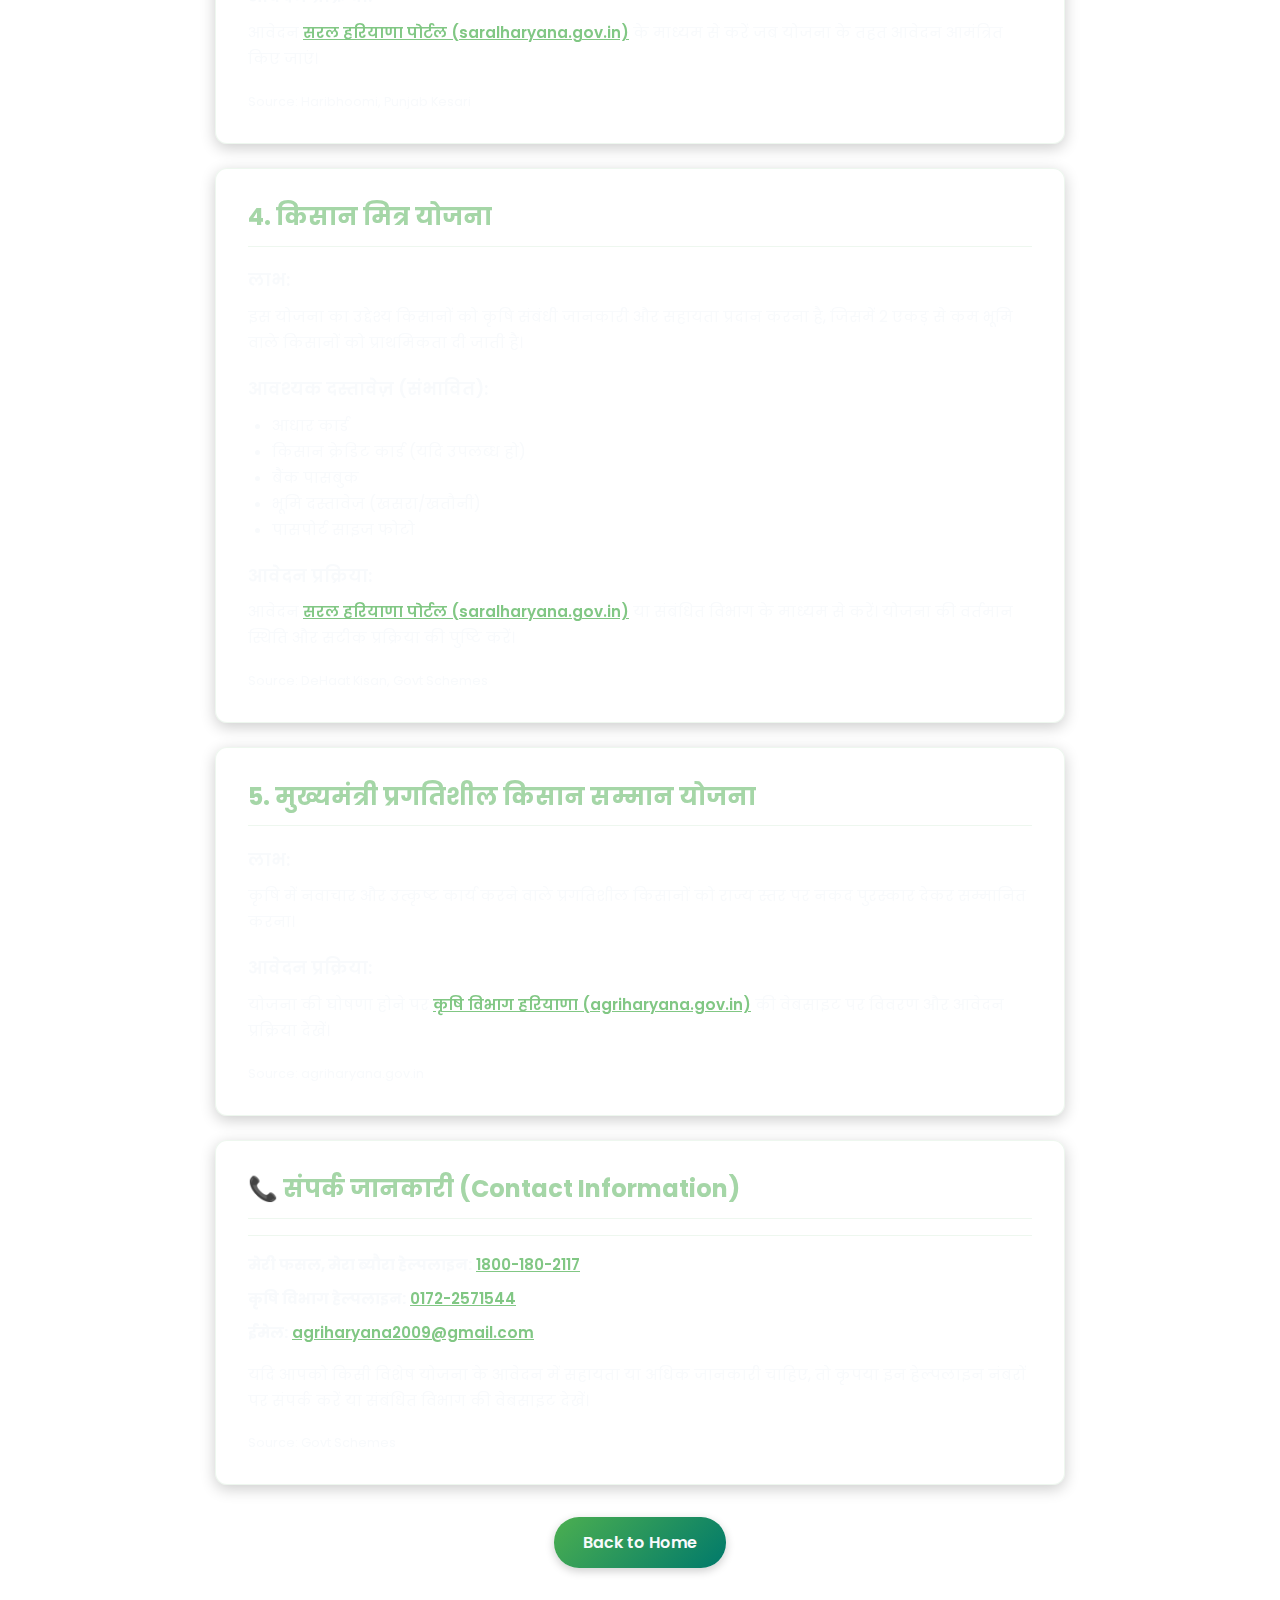
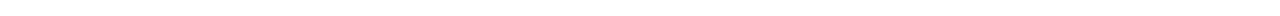
<file: templates/Haryana.html>
<!DOCTYPE html>
<html lang="en">
<head>
    <meta charset="UTF-8">
    <meta name="viewport" content="width=device-width, initial-scale=1.0">
    <title>Haryana Farmer Policies - AgriPath</title>
    <!-- Link to Google Font -->
    <link rel="preconnect" href="https://fonts.googleapis.com">
    <link rel="preconnect" href="https://fonts.gstatic.com" crossorigin>
    <link href="https://fonts.googleapis.com/css2?family=Poppins:wght@300;400;600;700;800&display=swap" rel="stylesheet">
    <!-- Link to your MAIN CSS file (shared theme) -->
    <link rel="stylesheet" href="/static/style.css">

    <!-- Use the same specific styles as the UP/Bihar policies pages -->
    <style>
        /* Reuse theme variables from style.css */
        .page-title {
            font-size: clamp(2rem, 5vw, 3.5rem);
            font-weight: 700;
            margin-bottom: 2rem; /* Space below title */
            letter-spacing: 1px;
            background: linear-gradient(90deg, var(--text-light) 0%, var(--grad-green-accent) 100%);
            -webkit-background-clip: text;
            background-clip: text;
            -webkit-text-fill-color: transparent;
            color: var(--text-light);
            text-shadow: 1px 1px 5px rgba(0, 77, 64, 0.5);
            text-align: center;
        }

        .search-container {
            margin-bottom: 2.5rem;
            text-align: center; /* Center the search bar */
        }

        #policySearchInput {
            padding: 0.8rem 1.2rem;
            font-size: 1rem;
            font-family: 'Poppins', sans-serif;
            border-radius: 25px; /* Pill shape */
            border: 1px solid var(--card-border);
            background-color: rgba(255, 255, 255, 0.15); /* Slightly opaque white */
            color: var(--text-light);
            min-width: 300px; /* Minimum width */
            width: 50%; /* Adjust width as needed */
            max-width: 500px; /* Max width */
            transition: all 0.3s ease;
            box-shadow: 0 2px 8px rgba(0, 0, 0, 0.15);
        }

        #policySearchInput::placeholder {
            color: rgba(248, 250, 252, 0.6); /* Lighter placeholder text */
        }

        #policySearchInput:focus {
            outline: none;
            border-color: var(--grad-green-accent);
            background-color: rgba(255, 255, 255, 0.2);
            box-shadow: 0 4px 12px rgba(0, 0, 0, 0.2);
        }

        .policies-container {
            display: grid; /* Use grid for layout */
            grid-template-columns: 1fr; /* Single column layout */
            gap: 1.5rem; /* Space between policy cards */
            max-width: 850px; /* Limit width for readability */
            margin: 0 auto 2rem auto; /* Center container */
        }

        .policy-card {
            background-color: var(--card-bg);
            border: 1px solid var(--card-border);
            border-radius: 12px;
            padding: 1.8rem 2rem;
            backdrop-filter: blur(8px);
            -webkit-backdrop-filter: blur(8px);
            box-shadow: 0 4px 15px var(--shadow-color);
            text-align: left;
            color: var(--text-light);
            line-height: 1.7;
            transition: opacity 0.3s ease, transform 0.3s ease; /* For search filtering */
            display: block;
            opacity: 1;
            transform: scale(1);
        }

        /* Style for hidden cards (used by JS) */
        .policy-card.hidden {
             opacity: 0;
             transform: scale(0.95);
             pointer-events: none; /* Prevent interaction when hidden */
        }


        .policy-card h3 { /* Scheme Title */
            font-size: 1.5rem;
            font-weight: 700;
            color: var(--grad-green-accent); /* Use accent color for title */
            margin-bottom: 0.75rem;
            border-bottom: 1px solid var(--card-border); /* Separator line */
            padding-bottom: 0.5rem;
        }

        .policy-card h4 { /* Subheadings like Eligibility */
            font-size: 1.1rem;
            font-weight: 600;
            color: var(--text-light);
            margin-top: 1.2rem;
            margin-bottom: 0.5rem;
        }

        .policy-card p, .policy-card ul {
            margin-bottom: 1rem;
            font-size: 0.95rem;
        }
         .policy-card p:last-child, .policy-card ul:last-child {
             margin-bottom: 0;
         }

        .policy-card ul {
            list-style: disc;
            padding-left: 1.5rem; /* Indent list */
        }

        .policy-card a {
            color: var(--grad-green-4); /* Lighter green for links */
            text-decoration: underline;
            font-weight: 600;
            transition: color 0.2s ease;
        }

        .policy-card a:hover {
            color: var(--text-light);
        }

        /* Contact Info Section */
        .contact-info {
            margin-top: 1rem; /* Add space above contact */
            border-top: 1px solid var(--card-border);
            padding-top: 1rem;
        }
        .contact-info p {
             margin-bottom: 0.5rem; /* Less space between contact lines */
        }

        /* No results message */
        #noResultsMessage {
            text-align: center;
            font-size: 1.1rem;
            color: var(--grad-green-accent);
            padding: 2rem;
            display: none; /* Hidden by default */
        }

        /* Back Button Style (copied from about page) */
        .back-button-container {
            text-align: center; /* Center the button */
            margin-top: 2rem;
            margin-bottom: 1rem;
        }
        .back-button {
             display: inline-block;
             padding: 0.8rem 1.8rem;
             background: linear-gradient(135deg, var(--grad-green-3), var(--grad-green-2));
             color: var(--text-light);
             text-decoration: none;
             border-radius: 25px;
             font-weight: 600;
             transition: transform 0.2s ease, box-shadow 0.2s ease;
             box-shadow: 0 3px 10px rgba(0, 0, 0, 0.2);
        }
        .back-button:hover {
            transform: translateY(-3px);
            box-shadow: 0 6px 15px rgba(0, 0, 0, 0.3);
        }

        @media (max-width: 768px) {
            #policySearchInput { width: 70%; min-width: auto; }
            .policies-container { max-width: 95%; }
            .policy-card { padding: 1.5rem; }
            .policy-card h3 { font-size: 1.3rem; }
            .policy-card p, .policy-card ul { font-size: 0.9rem; }
        }
         @media (max-width: 480px) {
              #policySearchInput { width: 90%; }
              .policy-card { padding: 1.2rem 1rem; }
         }
    </style>
</head>
<body>

    <div class="container policy-page-container">

        <h2 class="page-title">Important Policies for Haryana Farmers</h2>

        <!-- Search Bar -->
        <div class="search-container">
            <label for="policySearchInput" class="visually-hidden">Search Policies:</label>
            <input type="search" id="policySearchInput" placeholder="Search schemes by name or keyword...">
        </div>

        <!-- Policies List -->
        <div class="policies-container" id="policiesList">

            <!-- Policy 1: Meri Fasal, Mera Byora -->
            <div class="policy-card">
                <h3>1. मेरी फसल, मेरा ब्यौरा (Meri Fasal Mera Byora)</h3>
                <h4>उद्देश्य:</h4>
                <p>किसानों की फसल, भूमि और व्यक्तिगत जानकारी का पंजीकरण कर उन्हें सरकारी योजनाओं का लाभ प्रदान करना।</p>
                <h4>लाभ:</h4>
                <ul>
                    <li>फसल बीमा, अनुदान, और प्राकृतिक आपदा में सहायता।</li>
                    <li>बीज, खाद, और कृषि उपकरणों पर सब्सिडी।</li>
                    <li>मंडी और फसल कटाई की जानकारी।</li>
                </ul>
                <h4>आवेदन प्रक्रिया:</h4>
                <ol>
                    <li>पोर्टल पर जाएं: <a href="https://fasal.haryana.gov.in" target="_blank" rel="noopener noreferrer">fasal.haryana.gov.in</a></li>
                    <li>नया पंजीकरण करें या मौजूदा खाते से लॉगिन करें।</li>
                    <li>आवश्यक फसल, भूमि और व्यक्तिगत विवरण भरें।</li>
                </ol>
                 <p><small>Source: fasal.haryana.gov.in</small></p>
            </div>

            <!-- Policy 2: Haryana Kisan Bonus Yojana -->
            <div class="policy-card">
                <h3>2. हरियाणा किसान बोनस योजना</h3>
                <h4>लाभ:</h4>
                <p>पंजीकृत किसानों को ₹2,000 प्रति एकड़ का बोनस प्रदान किया जा सकता है (योजना की वर्तमान स्थिति जांचें)।</p>
                <h4>पात्रता:</h4>
                <ul>
                    <li>हरियाणा के किसान।</li>
                    <li>मेरी फसल, मेरा ब्यौरा पोर्टल पर फसल पंजीकरण आवश्यक।</li>
                </ul>
                <h4>आवेदन प्रक्रिया:</h4>
                <p><a href="https://fasal.haryana.gov.in" target="_blank" rel="noopener noreferrer">मेरी फसल, मेरा ब्यौरा</a> पोर्टल पर पंजीकरण करें। बोनस वितरण योजना की घोषणा पर निर्भर करता है।</p>
                <p><small>Source: Govt Schemes, agriharyana.gov.in, haryanacmoffice.gov.in</small></p>
            </div>

            <!-- Policy 3: Pradhan Mantri Kusum Yojana (PM-KUSUM) -->
            <div class="policy-card">
                <h3>3. प्रधानमंत्री कुसुम योजना (PM-KUSUM)</h3>
                <h4>लाभ:</h4>
                <p>3HP से 10HP तक के सौर ऊर्जा पंपों (सोलर पंप) की स्थापना पर 75% तक सब्सिडी।</p>
                <h4>पात्रता:</h4>
                <ul>
                    <li>हरियाणा के किसान।</li>
                    <li>बिजली आधारित ट्यूबवेल कनेक्शन वाले किसानों को प्राथमिकता दी जा सकती है।</li>
                </ul>
                <h4>आवेदन प्रक्रिया:</h4>
                <p>आवेदन <a href="https://saralharyana.gov.in" target="_blank" rel="noopener noreferrer">सरल हरियाणा पोर्टल (saralharyana.gov.in)</a> के माध्यम से करें जब योजना के तहत आवेदन आमंत्रित किए जाएं।</p>
                 <p><small>Source: Haribhoomi, Punjab Kesari</small></p>
            </div>

            <!-- Policy 4: किसान मित्र योजना -->
            <div class="policy-card">
                <h3>4. किसान मित्र योजना</h3>
                <h4>लाभ:</h4>
                <p>इस योजना का उद्देश्य किसानों को कृषि संबंधी जानकारी और सहायता प्रदान करना है, जिसमें 2 एकड़ से कम भूमि वाले किसानों को प्राथमिकता दी जाती है।</p>
                <h4>आवश्यक दस्तावेज़ (संभावित):</h4>
                <ul>
                    <li>आधार कार्ड</li>
                    <li>किसान क्रेडिट कार्ड (यदि उपलब्ध हो)</li>
                    <li>बैंक पासबुक</li>
                    <li>भूमि दस्तावेज़ (खसरा/खतौनी)</li>
                    <li>पासपोर्ट साइज फोटो</li>
                </ul>
                <h4>आवेदन प्रक्रिया:</h4>
                <p>आवेदन <a href="https://saralharyana.gov.in" target="_blank" rel="noopener noreferrer">सरल हरियाणा पोर्टल (saralharyana.gov.in)</a> या संबंधित विभाग के माध्यम से करें। योजना की वर्तमान स्थिति और सटीक प्रक्रिया की पुष्टि करें।</p>
                 <p><small>Source: DeHaat Kisan, Govt Schemes</small></p>
            </div>

            <!-- Policy 5: Mukhyamantri Pragatisheel Kisan Samman Yojana -->
            <div class="policy-card">
                <h3>5. मुख्यमंत्री प्रगतिशील किसान सम्मान योजना</h3>
                <h4>लाभ:</h4>
                <p>कृषि में नवाचार और उत्कृष्ट कार्य करने वाले प्रगतिशील किसानों को राज्य स्तर पर नकद पुरस्कार देकर सम्मानित करना।</p>
                <h4>आवेदन प्रक्रिया:</h4>
                <p>योजना की घोषणा होने पर <a href="https://agriharyana.gov.in" target="_blank" rel="noopener noreferrer">कृषि विभाग हरियाणा (agriharyana.gov.in)</a> की वेबसाइट पर विवरण और आवेदन प्रक्रिया देखें।</p>
                <p><small>Source: agriharyana.gov.in</small></p>
            </div>

            <!-- Contact Information Card -->
            <div class="policy-card">
                <h3>📞 संपर्क जानकारी (Contact Information)</h3>
                <div class="contact-info">
                    <p><strong>मेरी फसल, मेरा ब्यौरा हेल्पलाइन:</strong> <a href="tel:18001802117">1800-180-2117</a></p>
                    <p><strong>कृषि विभाग हेल्पलाइन:</strong> <a href="tel:01722571544">0172-2571544</a></p>
                    <p><strong>ईमेल:</strong> <a href="mailto:agriharyana2009@gmail.com">agriharyana2009@gmail.com</a></p>
                </div>
                 <p style="margin-top: 1rem;">यदि आपको किसी विशेष योजना के आवेदन में सहायता या अधिक जानकारी चाहिए, तो कृपया इन हेल्पलाइन नंबरों पर संपर्क करें या संबंधित विभाग की वेबसाइट देखें।</p>
                 <p><small>Source: Govt Schemes</small></p>
            </div>


             <!-- Message for no results -->
             <div id="noResultsMessage">
                 <p>No policies found matching your search term.</p>
             </div>

        </div> <!-- /policies-container -->

        <!-- Back Button Container -->
        <div class="back-button-container">
            <a href="/" class="back-button">Back to Home</a>
        </div>

    </div> <!-- /container -->

    <!-- JavaScript for Search (Exactly the same as previous pages) -->
    <script>
        document.addEventListener('DOMContentLoaded', () => {
            const searchInput = document.getElementById('policySearchInput');
            const policiesContainer = document.getElementById('policiesList');
            const policyCards = policiesContainer.querySelectorAll('.policy-card');
            const noResultsMessage = document.getElementById('noResultsMessage');

            searchInput.addEventListener('input', () => {
                const searchTerm = searchInput.value.toLowerCase().trim();
                let resultsFound = false;

                policyCards.forEach(card => {
                    const cardText = card.textContent.toLowerCase();
                    if (cardText.includes(searchTerm)) {
                        card.style.display = 'block';
                        card.style.opacity = '1';
                        card.style.transform = 'scale(1)';
                        card.classList.remove('hidden');
                        resultsFound = true;
                    } else {
                        card.style.opacity = '0';
                        card.style.transform = 'scale(0.95)';
                        card.classList.add('hidden');
                    }
                });

                noResultsMessage.style.display = resultsFound ? 'none' : 'block';
            });
        });
    </script>
    <!-- Add visually hidden class style if not already in main CSS -->
    <style>.visually-hidden{position:absolute;width:1px;height:1px;padding:0;margin:-1px;overflow:hidden;clip:rect(0,0,0,0);white-space:nowrap;border:0}</style>

</body>
</html>
</file>
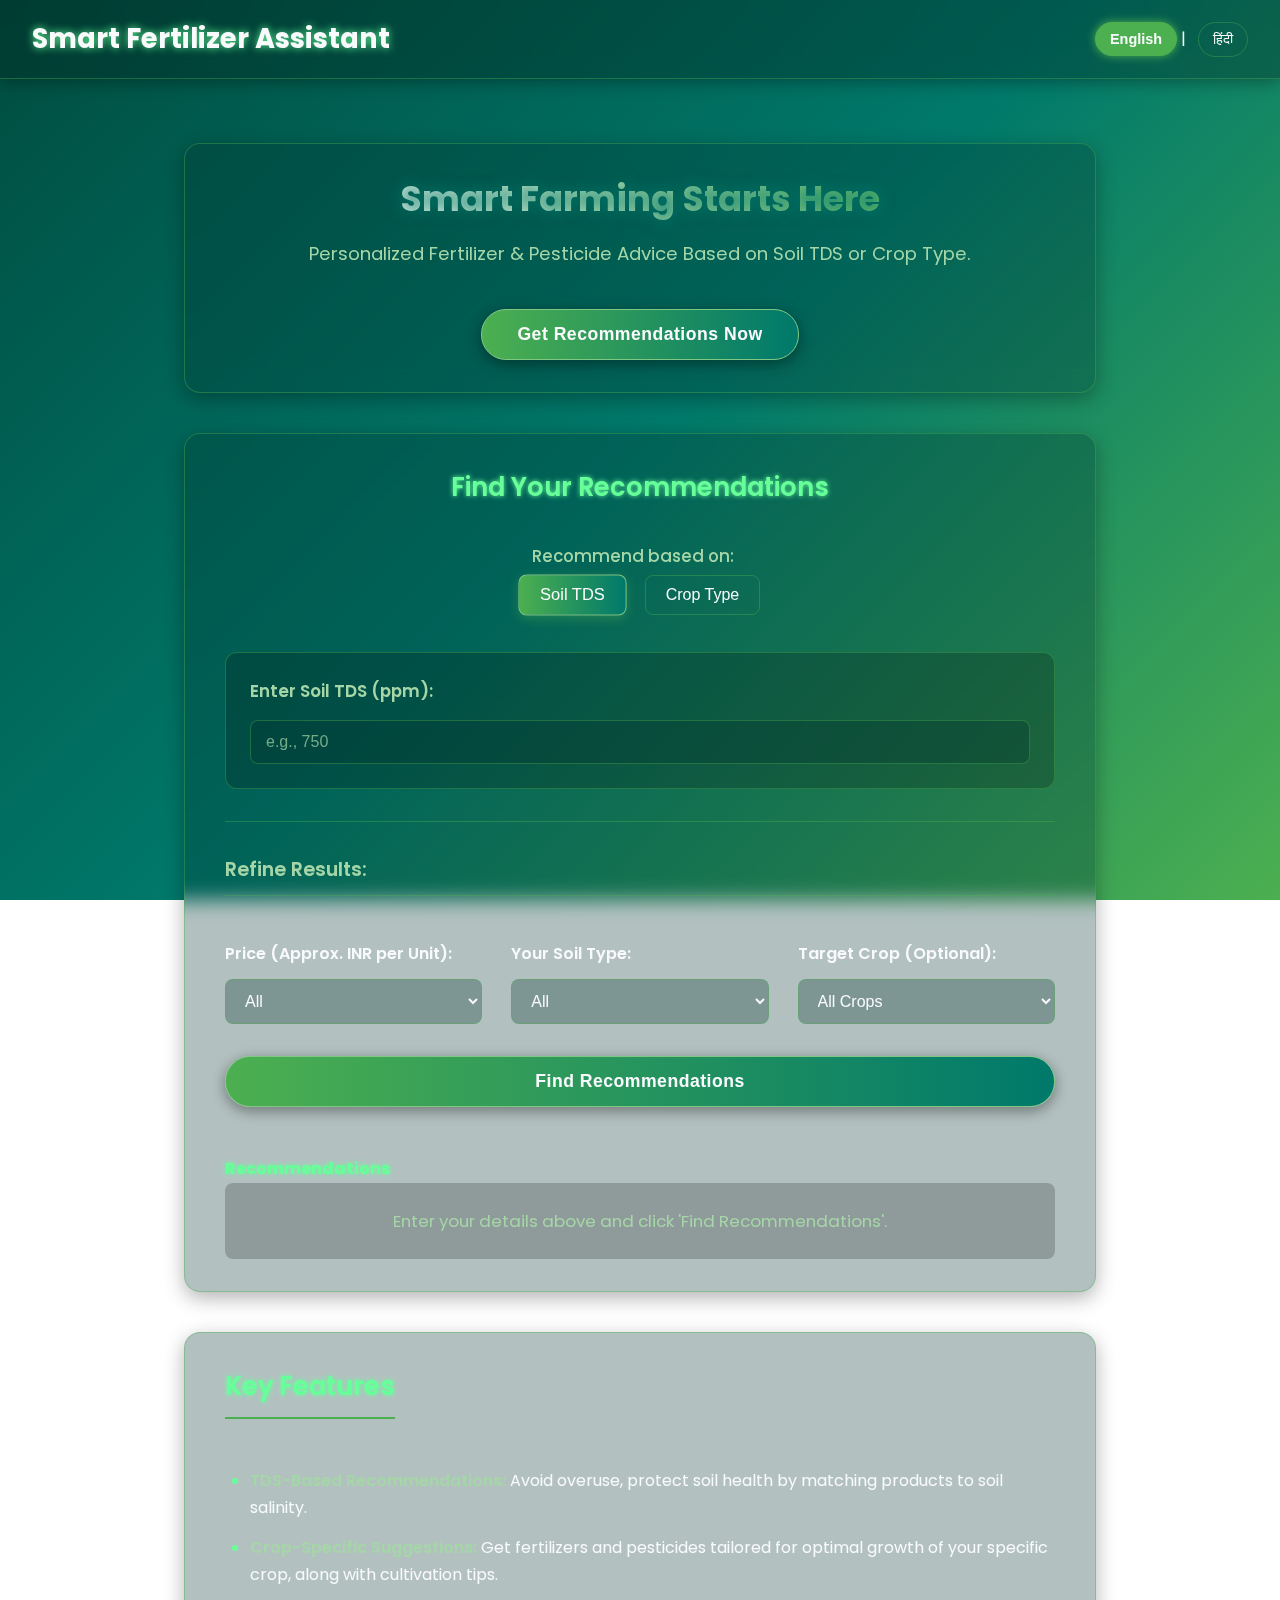
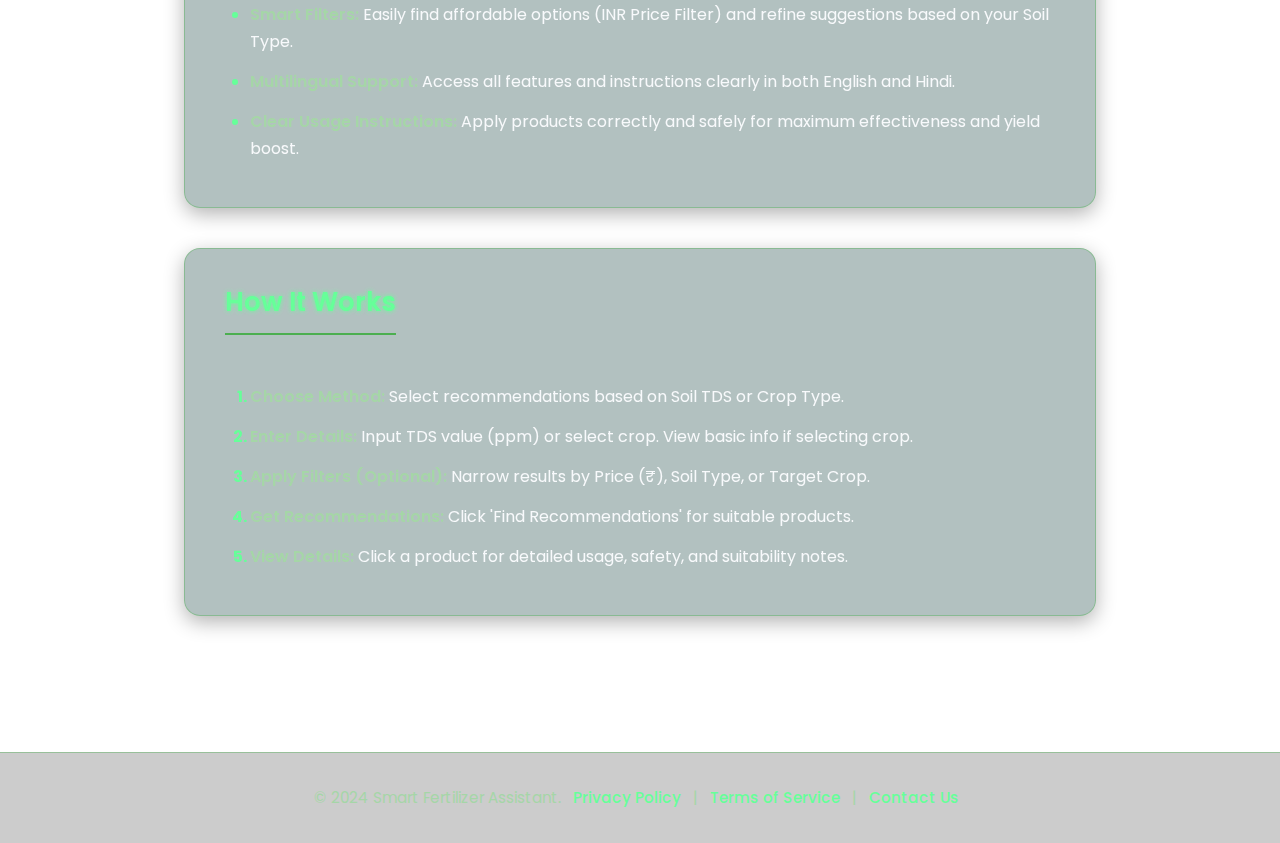
<file: templates/SFR.html>
<!DOCTYPE html>
<html lang="en">
<head>
    <meta charset="UTF-8">
    <meta name="viewport" content="width=device-width, initial-scale=1.0">
    <title data-lang-key="title">Smart Fertilizer Assistant</title>

    <!-- Google Font Import -->
    <link rel="preconnect" href="https://fonts.googleapis.com">
    <link rel="preconnect" href="https://fonts.gstatic.com" crossorigin>
    <link href="https://fonts.googleapis.com/css2?family=Poppins:wght@300;400;500;600;700;800&display=swap" rel="stylesheet">

    <!-- Modern CSS Styles -->
    <style>
        :root {
            /* Green Gradient Colors from New Theme */
            --grad-green-1: #004d40; /* Dark Teal/Forest Green */
            --grad-green-2: #00796b; /* Medium Teal Green */
            --grad-green-3: #4caf50; /* Standard Material Green */
            --grad-green-4: #81c784; /* Lighter Pastel Green */
            --grad-green-accent: #a5d6a7; /* Very Light Green for text accents */
            --glow-green: #66ff99; /* Neonish green for glow */

            /* Text & UI Colors from New Theme */
            --text-light: #f8fafc; /* Off-white */
            --text-dark: #00332e; /* Very Dark Green/ a.k.a. black */
            --card-bg: rgba(0, 51, 46, 0.3); /* Semi-transparent dark green */
            --card-border: rgba(76, 175, 80, 0.4);
            --shadow-color: rgba(0, 0, 0, 0.3);
            --shadow-hover-color: rgba(0, 0, 0, 0.4);

             /* Transitions */
            --transition-speed: 0.3s;
            --transition-ease: ease;
        }

        *, *::before, *::after {
            box-sizing: border-box;
            margin: 0;
            padding: 0;
        }

        html {
             scroll-behavior: smooth;
        }

        body {
            font-family: 'Poppins', sans-serif;
            line-height: 1.7;
            color: var(--text-light); /* Default text is now light */
            background: linear-gradient(135deg, var(--grad-green-1) 0%, var(--grad-green-2) 50%, var(--grad-green-3) 100%);
            background-size: cover;
            background-attachment: fixed;
            -webkit-font-smoothing: antialiased;
            -moz-osx-font-smoothing: grayscale;
        }

        header {
            background: rgba(0, 20, 15, 0.3); /* Dark, semi-transparent header */
            backdrop-filter: blur(10px);
            -webkit-backdrop-filter: blur(10px);
            color: var(--text-light);
            padding: 1rem 2rem;
            display: flex;
            justify-content: space-between;
            align-items: center;
            box-shadow: 0 4px 15px var(--shadow-color);
            border-bottom: 1px solid var(--card-border);
            position: sticky;
            top: 0;
            z-index: 100;
        }

        header h1 {
            font-size: 1.7em;
            font-weight: 700;
            text-shadow: 0 0 8px var(--glow-green);
        }

        .language-toggle button {
            background: transparent;
            border: 1px solid var(--card-border);
            color: var(--text-light);
            padding: 8px 14px;
            cursor: pointer;
            margin-left: 8px;
            border-radius: 20px;
            transition: all var(--transition-speed) var(--transition-ease);
            font-size: 0.9em;
            font-weight: 500;
        }
        .language-toggle button:hover {
            background: var(--card-bg);
            border-color: var(--grad-green-accent);
        }
         .language-toggle button.active-lang {
             background: var(--grad-green-3);
             color: var(--text-light);
             border-color: var(--grad-green-3);
             font-weight: 600;
             box-shadow: 0 0 10px var(--grad-green-3);
         }

        main {
            padding: 2rem 1.5rem;
            max-width: 960px;
            margin: 2rem auto;
        }

        /* Section Base Styling (Glassmorphism) */
        .hero, .tool-section, .content-section {
             background-color: var(--card-bg);
             margin-bottom: 2.5rem;
             border-radius: 16px;
             box-shadow: 0 6px 20px var(--shadow-color);
             border: 1px solid var(--card-border);
             backdrop-filter: blur(10px);
             -webkit-backdrop-filter: blur(10px);
             padding: 2rem 2.5rem;
             overflow: hidden;
        }

        .hero {
            text-align: center;
        }

        .hero h2 {
            font-size: 2.2em;
             font-weight: 700;
             background: linear-gradient(90deg, var(--text-light) 10%, var(--grad-green-3) 90%);
             -webkit-background-clip: text;
             -webkit-text-fill-color: transparent;
             margin-bottom: 1rem;
             line-height: 1.3;
             text-shadow: 0 0 15px var(--grad-green-2);
        }
        .hero p {
            font-size: 1.15em;
            color: var(--grad-green-accent); /* Lighter text color for subtitle */
            margin-bottom: 1.5rem;
            max-width: 700px;
            margin-left: auto;
            margin-right: auto;
        }

        /* Primary CTA Button */
        .hero button, #find-recommendations-btn {
            background: linear-gradient(90deg, var(--grad-green-3), var(--grad-green-2));
            color: var(--text-light);
            border: 1px solid var(--grad-green-4);
            padding: 14px 35px;
            font-size: 1.1em;
            cursor: pointer;
            border-radius: 25px;
            margin-top: 1rem;
            transition: all var(--transition-speed) var(--transition-ease);
            font-weight: 600;
            box-shadow: 0 4px 15px rgba(0, 0, 0, 0.4);
            letter-spacing: 0.5px;
        }
        .hero button:hover, #find-recommendations-btn:hover {
            transform: translateY(-3px);
            box-shadow: 0 6px 20px rgba(76, 175, 80, 0.5);
        }

        .tool-section h3, .content-section h3 {
             text-align: center;
             color: var(--glow-green);
             margin-top: 0;
             margin-bottom: 2rem;
             font-weight: 600;
             font-size: 1.6em;
             text-shadow: 0 0 5px var(--glow-green);
        }

        .input-choice {
            margin-bottom: 2rem;
            text-align: center;
        }
        .input-choice label {
            margin-right: 15px;
            font-weight: 500;
            color: var(--grad-green-accent);
            font-size: 1.05em;
        }
        .choice-btn {
            padding: 10px 20px;
            cursor: pointer;
            border: 1px solid var(--card-border);
            background-color: transparent;
            margin: 5px 8px;
            border-radius: 8px;
            transition: all var(--transition-speed) var(--transition-ease);
            font-size: 1em;
            font-weight: 500;
             color: var(--text-light);
        }
        .choice-btn.active {
            background: linear-gradient(90deg, var(--grad-green-3), var(--grad-green-2));
            color: var(--text-light);
            border-color: var(--grad-green-4);
            box-shadow: 0 3px 10px rgba(76, 175, 80, 0.4);
            transform: scale(1.03);
        }
         .choice-btn:not(.active):hover {
             background-color: var(--card-bg);
             border-color: var(--grad-green-accent);
         }

        .input-area {
            margin-bottom: 1.5rem;
            padding: 1.5rem;
            background-color: rgba(0, 0, 0, 0.2); /* Darker inlay */
            border: 1px solid var(--card-border);
            border-radius: 12px;
        }
        .input-area label {
            display: block;
            margin-bottom: 10px;
            font-weight: 600;
            color: var(--grad-green-accent);
            font-size: 1.05em;
        }
        .input-area input[type="number"],
        .input-area select,
        .filters select {
            width: 100%;
            padding: 12px 15px;
            border: 1px solid var(--card-border);
            border-radius: 8px;
            box-sizing: border-box;
            margin-top: 4px;
            background-color: var(--card-bg);
            font-size: 1em;
             color: var(--text-light);
             transition: all var(--transition-speed) var(--transition-ease);
        }
        .input-area input[type="number"]:focus,
        .input-area select:focus,
        .filters select:focus {
             outline: none;
             border-color: var(--glow-green);
             box-shadow: 0 0 0 2px rgba(102, 255, 153, 0.3);
        }
        .input-area input::placeholder { color: var(--grad-green-accent); opacity: 0.7; }

        #crop-info-display {
            margin-top: 1.5rem;
            padding: 1.2rem 1.5rem;
            background-color: rgba(0, 121, 107, 0.3);
            border: 1px solid var(--grad-green-2);
            border-radius: 12px;
        }
         #crop-info-display h5 { margin: 0 0 0.8rem 0; color: var(--glow-green); }
          #crop-info-display p { margin: 0.5rem 0; font-size: 0.98em; color: var(--text-light); }
         #crop-info-display p strong { color: var(--grad-green-accent); font-weight: 600; }

        .filters {
            margin-top: 2rem; margin-bottom: 2rem; border-top: 1px solid var(--card-border);
            padding-top: 2rem; display: grid; grid-template-columns: repeat(auto-fit, minmax(200px, 1fr)); gap: 1.8rem;
        }
        .filters h4 {
            grid-column: 1 / -1; margin-bottom: 1rem; margin-top: 0; color: var(--grad-green-accent);
            font-size: 1.2em; font-weight: 600; border-bottom: 1px solid var(--card-border); padding-bottom: 0.5rem;
        }
        .filters label { display: block; margin-bottom: 8px; font-weight: 600; color: var(--text-light); }

        #find-recommendations-btn { display: block; width: 100%; margin-top: 1.5rem; }

        #results-area { margin-top: 3rem; }
        #results-area h4 { color: var(--glow-green); text-shadow: 0 0 5px var(--glow-green); }
         #results-list p {
            text-align: center; color: var(--grad-green-accent); padding: 1.5rem; font-size: 1.05em;
             background-color: rgba(0,0,0,0.2); border-radius: 8px;
         }

        .product-card {
            border: 1px solid var(--card-border);
            padding: 1.5rem 1.8rem;
            margin-bottom: 1.5rem;
            background-color: transparent;
            border-radius: 12px;
            box-shadow: 0 3px 8px var(--shadow-color);
            transition: all var(--transition-speed) var(--transition-ease);
        }
        .product-card:hover {
            transform: translateY(-5px);
            box-shadow: 0 6px 20px var(--shadow-hover-color);
            background-color: var(--card-bg);
            border-color: var(--grad-green-accent);
        }
        .product-card h5 {
            margin-top: 0; margin-bottom: 0.8rem; font-size: 1.3em; font-weight: 600;
             background: linear-gradient(90deg, var(--glow-green), var(--grad-green-3));
             -webkit-background-clip: text; -webkit-text-fill-color: transparent;
        }
         .product-card p { margin: 0.5rem 0; font-size: 0.98em; color: var(--grad-green-accent); }
         .product-card p strong { color: var(--text-light); font-weight: 600; }
         .product-card .price-info { font-weight: 600; color: var(--glow-green); }
         .product-card .unit-note { font-size: 0.9em; color: var(--grad-green-accent); }


        .product-card button.view-details-btn {
            background-color: transparent; color: var(--glow-green);
            padding: 8px 18px; font-size: 0.95em; border: 2px solid var(--grad-green-3);
            cursor: pointer; border-radius: 20px; margin-top: 1rem;
            transition: all var(--transition-speed) var(--transition-ease); font-weight: 600;
        }
        .product-card button.view-details-btn:hover {
             background-color: var(--grad-green-3);
             color: var(--text-light);
             transform: scale(1.03);
             box-shadow: 0 0 10px var(--grad-green-3);
        }

        .content-section h3 {
             text-align: left; border-bottom: 2px solid var(--grad-green-3);
             padding-bottom: 0.5rem; display: inline-block;
        }
         .content-section ul, .content-section ol { padding-left: 25px; margin-top: 1rem; }
         .content-section li { margin-bottom: 0.8rem; color: var(--text-light); }
          .content-section li::marker { color: var(--glow-green); font-weight: bold; }
          .content-section li strong { color: var(--grad-green-accent); font-weight: 600; }

        footer {
            text-align: center; margin-top: 4rem; padding: 2rem;
            background-color: rgba(0,0,0,0.2); font-size: 0.95em;
            color: var(--grad-green-accent); border-top: 1px solid var(--card-border);
        }
        footer a { color: var(--glow-green); text-decoration: none; margin: 0 8px; font-weight: 500; }
         footer a:hover { color: var(--text-light); text-decoration: underline; }

        /* Modal Styles */
        .modal {
            position: fixed; z-index: 1000; left: 0; top: 0; width: 100%; height: 100%;
            overflow: auto; background-color: rgba(0, 0, 0, 0.75);
            display: flex; align-items: center; justify-content: center; padding: 1rem;
        }
        .modal-content {
            background-color: var(--grad-green-1);
            border: 1px solid var(--glow-green);
            margin: auto; padding: 30px 35px; width: 95%; max-width: 700px;
            border-radius: 16px; position: relative;
            box-shadow: 0 0 30px var(--glow-green);
            max-height: 90vh; overflow-y: auto;
        }
        .close-btn {
            color: var(--grad-green-accent); position: absolute; top: 15px; right: 20px;
            font-size: 32px; font-weight: 300; background: none; border: none; cursor: pointer;
            transition: color var(--transition-speed) var(--transition-ease);
        }
        .close-btn:hover, .close-btn:focus { color: var(--text-light); }

        .modal h4 {
            margin: 0 0 1.5rem 0; text-align: center;
             background: linear-gradient(90deg, var(--glow-green), var(--grad-green-3));
            -webkit-background-clip: text; -webkit-text-fill-color: transparent;
            font-size: 1.8em; font-weight: 600;
        }
        .modal h5 {
            margin-top: 1.5rem; margin-bottom: 0.8rem; color: var(--glow-green);
            font-size: 1.2em; border-bottom: 1px solid var(--card-border); padding-bottom: 0.5rem;
        }
         .modal p { margin: 0.6rem 0; color: var(--text-light); line-height: 1.7; font-size: 1em; }
         .modal p strong { color: var(--grad-green-accent); font-weight: 600; }
          .modal .price-info { font-weight: 600; color: var(--glow-green); }
          .modal .price-unit-note { font-size: 0.9em; color: var(--grad-green-accent); }

        .hidden { display: none !important; }

         /* Responsive adjustments */
         @media (max-width: 768px) {
             header { padding: 0.8rem 1rem; }
             header h1 { font-size: 1.4em; }
             main { padding: 1.5rem 1rem; margin: 1.5rem auto; }
             .hero { padding: 1.5rem; } .hero h2 { font-size: 1.8em; } .hero p { font-size: 1.05em; }
             .tool-section, .content-section { padding: 1.5rem; }
             .tool-section h3, .content-section h3 { font-size: 1.4em; }
             .product-card { padding: 1.2rem; }
         }
         @media (max-width: 480px) {
            header { flex-direction: column; text-align: center; }
            header h1 { margin-bottom: 0.8rem; }
            .hero h2 { font-size: 1.6em; }
            .filters { grid-template-columns: 1fr; }
         }
    </style>
</head>
<body>

    <header>
        <h1 data-lang-key="main_heading">Smart Fertilizer Assistant</h1>
        <div class="language-toggle">
            <button id="lang-en" data-lang-key="lang_en">English</button> |
            <button id="lang-hi" data-lang-key="lang_hi">हिंदी</button>
        </div>
    </header>

    <main>
        <section class="hero">
            <h2 data-lang-key="hero_title">Smart Farming Starts Here</h2>
            <p data-lang-key="hero_subtitle">Personalized Fertilizer & Pesticide Advice Based on Soil TDS or Crop Type.</p>
            <button id="get-started-btn" data-lang-key="get_started_btn">Get Recommendations Now</button>
        </section>

        <section id="recommendation-tool" class="tool-section">
            <h3 data-lang-key="tool_heading">Find Your Recommendations</h3>

            <div class="input-choice">
                <label data-lang-key="choose_method">Recommend based on:</label><br>
                <button id="choose-tds" class="choice-btn active" data-lang-key="btn_soil_tds">Soil TDS</button>
                <button id="choose-crop" class="choice-btn" data-lang-key="btn_crop_type">Crop Type</button>
            </div>

            <!-- TDS Input Area -->
            <div id="tds-input-area" class="input-area">
                <label for="tds-level" data-lang-key="label_tds">Enter Soil TDS (ppm):</label>
                <input type="number" id="tds-level" placeholder="e.g., 750">
            </div>

            <!-- Crop Input Area -->
            <div id="crop-input-area" class="input-area hidden">
                <label for="crop-type" data-lang-key="label_crop">Select Primary Crop:</label>
                <select id="crop-type">
                    <option value="" data-lang-key="select_option">-- Select Crop --</option>
                </select>
                <div id="crop-info-display" class="hidden">
                     <h5 data-lang-key="crop_info_heading">Crop Information</h5>
                     <p><strong data-lang-key="optimal_tds_label">Optimal TDS:</strong> <span id="crop-info-tds"></span></p>
                     <p><strong data-lang-key="preferred_soil_label">Preferred Soil:</strong> <span id="crop-info-soil"></span></p>
                     <p><strong data-lang-key="general_advice_label">General Advice:</strong> <span id="crop-info-advice"></span></p>
                </div>
            </div>

            <div class="filters">
                <h4 data-lang-key="filter_heading">Refine Results:</h4>
                <div>
                    <label for="price-filter" data-lang-key="filter_price_inr">Price (Approx. INR per Unit):</label>
                    <select id="price-filter">
                        <option value="all" data-lang-key="filter_all">All</option>
                        <option value="0-500" data-lang-key="price_under_500">Under ₹500</option>
                        <option value="500-1000" data-lang-key="price_500_1000">₹500 - ₹1000</option>
                        <option value="1000-2000" data-lang-key="price_1000_2000">₹1000 - ₹2000</option>
                        <option value="2000+" data-lang-key="price_over_2000">Over ₹2000</option>
                    </select>
                </div>
                <div>
                    <label for="soil-type-filter" data-lang-key="filter_soil">Your Soil Type:</label>
                    <select id="soil-type-filter">
                        <option value="all" data-lang-key="filter_all">All</option>
                        <option value="Loamy" data-lang-key="soil_loamy">Loamy</option>
                        <option value="Clay" data-lang-key="soil_clay">Clay</option>
                        <option value="Sandy" data-lang-key="soil_sandy">Sandy</option>
                        <option value="Silt" data-lang-key="soil_silt">Silt</option>
                        <option value="Peat" data-lang-key="soil_peat">Peat</option>
                        <option value="Saline" data-lang-key="soil_saline">Saline</option>
                        <option value="Alkaline" data-lang-key="soil_alkaline">Alkaline</option>
                    </select>
                </div>
                <div id="crop-filter-area">
                     <label for="crop-filter" data-lang-key="filter_crop">Target Crop (Optional):</label>
                     <select id="crop-filter">
                         <option value="all" data-lang-key="filter_all_crops">All Crops</option>
                     </select>
                </div>
            </div>

            <button id="find-recommendations-btn" data-lang-key="find_btn">Find Recommendations</button>

            <div id="results-area">
                <h4 data-lang-key="results_heading">Recommendations</h4>
                <div id="results-list">
                    <p data-lang-key="results_placeholder">Enter your details above and click 'Find Recommendations'.</p>
                </div>
            </div>
        </section>

        <section class="content-section">
            <h3 data-lang-key="features_heading">Key Features</h3>
            <ul id="features-list-ul">
                 <li data-lang-key="feature_tds"><strong>TDS-Based Recommendations:</strong> Avoid overuse, protect soil health by matching products to soil salinity.</li>
                 <li data-lang-key="feature_crop"><strong>Crop-Specific Suggestions:</strong> Get fertilizers and pesticides tailored for optimal growth of your specific crop, along with cultivation tips.</li>
                 <li data-lang-key="feature_filters"><strong>Smart Filters:</strong> Easily find affordable options (INR Price Filter) and refine suggestions based on your Soil Type.</li>
                 <li data-lang-key="feature_lang"><strong>Multilingual Support:</strong> Access all features and instructions clearly in both English and Hindi.</li>
                 <li data-lang-key="feature_usage"><strong>Clear Usage Instructions:</strong> Apply products correctly and safely for maximum effectiveness and yield boost.</li>
            </ul>
        </section>

         <section class="content-section">
            <h3 data-lang-key="how_heading">How It Works</h3>
            <ol>
                <li data-lang-key="how_step1"><strong>Choose Method:</strong> Select recommendations based on Soil TDS or Crop Type.</li>
                <li data-lang-key="how_step2"><strong>Enter Details:</strong> Input TDS value (ppm) or select crop. View basic info if selecting crop.</li>
                <li data-lang-key="how_step3"><strong>Apply Filters (Optional):</strong> Narrow results by Price (₹), Soil Type, or Target Crop.</li>
                <li data-lang-key="how_step4"><strong>Get Recommendations:</strong> Click 'Find Recommendations' for suitable products.</li>
                <li data-lang-key="how_step5"><strong>View Details:</strong> Click a product for detailed usage, safety, and suitability notes.</li>
            </ol>
        </section>

        <div id="details-modal" class="modal hidden">
            <div class="modal-content">
                <button id="close-modal-btn" class="close-btn" title="Close">×</button>
                <h4 id="modal-product-name">Product Name</h4>
                <p><strong><span data-lang-key="modal_type">Type:</span></strong> <span id="modal-product-type"></span></p>
                 <p><strong data-lang-key="modal_price_inr">Price (Approx. INR):</strong> <span id="modal-product-price" class="price-info"></span> <span data-lang-key="price_unit_note" class="price-unit-note"></span></p>
                <p><strong><span data-lang-key="modal_suitability">Suitability Notes:</span></strong> <span id="modal-product-suitability"></span></p>

                <h5 data-lang-key="modal_desc_heading">Description</h5>
                <p id="modal-product-description"></p>

                <h5 data-lang-key="modal_usage_heading">Usage Instructions</h5>
                <p id="modal-product-usage"></p>

                <h5 data-lang-key="modal_safety_heading">Safety Precautions</h5>
                <p id="modal-product-safety"></p>
            </div>
        </div>

    </main>

    <footer>
        <p>© 2024 Smart Fertilizer Assistant.
           <a href="#" data-lang-key="footer_privacy">Privacy Policy</a> |
           <a href="#" data-lang-key="footer_terms">Terms of Service</a> |
           <a href="#" data-lang-key="footer_contact">Contact Us</a>
        </p>
    </footer>

    <!-- JavaScript Embedded Below -->
    <script>
        // --- DATA Definitions ---
        const allProducts = [
            // ** Basic / Low Cost **
            {
                id: "fert_urea_basic", name_en: "Standard Urea (46% N)", name_hi: "मानक यूरिया (46% एन)", type_en: "Nitrogen Fertilizer", type_hi: "नाइट्रोजन उर्वरक", priceINR: { min: 300, max: 400 }, unit_en: "per 45kg bag", unit_hi: "प्रति 45 किग्रा बैग", suitableSoilTypes: ["All"], suitableCrops: ["Wheat", "Rice", "Maize", "Sugarcane", "Cotton"], tdsRange: { min: 0, max: 900 },
                description_en: "Basic, cost-effective Nitrogen source for vegetative growth.", description_hi: "वानस्पतिक विकास के लिए नाइट्रोजन का बुनियादी, लागत प्रभावी स्रोत।", usage_en: "Top dress 25-40kg/acre.", usage_hi: "25-40 किग्रा/एकड़ टॉप ड्रेसिंग करें।", safety_en: "Avoid contact with wet leaves.", safety_hi: "गीली पत्तियों पर संपर्क से बचें।"
            },
            {
                id: "fert_ssp_basic", name_en: "Single Super Phosphate (SSP)", name_hi: "सिंगल सुपर फॉस्फेट (एसएसपी)", type_en: "Phosphorus & Sulphur Fertilizer", type_hi: "फास्फोरस और सल्फर उर्वरक", priceINR: { min: 400, max: 550 }, unit_en: "per 50kg bag", unit_hi: "प्रति 50 किग्रा बैग", suitableSoilTypes: ["Loamy", "Silt", "Clay", "Acidic"],
                suitableCrops: ["Pulses", "Groundnut", "Soybean", "Vegetables"], tdsRange: { min: 0, max: 1200 },
                description_en: "Provides Phosphorus, Sulphur, and Calcium. Good for root development, especially in pulses and oilseeds.", description_hi: "फास्फोरस, सल्फर और कैल्शियम प्रदान करता है। जड़ विकास के लिए अच्छा है, खासकर दालों और तिलहनों में।", usage_en: "Basal dose 100-150kg/acre.", usage_hi: "आधार खुराक 100-150 किग्रा/एकड़।", safety_en: "Standard handling.", safety_hi: "मानक हैंडलिंग।"
            },
             // ** Balanced NPK - Various Price/TDS **
            {
                id: "fert_npk_19_std", name_en: "NPK 19-19-19 (Standard)", name_hi: "एनपीके 19-19-19 (मानक)", type_en: "Balanced Water-Soluble Fertilizer", type_hi: "संतुलित पानी में घुलनशील उर्वरक", priceINR: { min: 600, max: 850 }, unit_en: "per 25kg bag", unit_hi: "प्रति 25 किग्रा बैग", suitableSoilTypes: ["Loamy", "Silt", "Clay", "Peat"], suitableCrops: ["Vegetables", "Fruits", "Flowers", "Potato"], tdsRange: { min: 0, max: 1200 },
                description_en: "Standard balanced NPK for general growth stages.", description_hi: "सामान्य विकास चरणों के लिए मानक संतुलित एनपीके।", usage_en: "Foliar spray 3-5g/L, Drip 2-4kg/acre.", usage_hi: "पर्णीय छिड़काव 3-5 ग्राम/लीटर, ड्रिप 2-4 किग्रा/एकड़।", safety_en: "Store dry.", safety_hi: "सूखा स्टोर करें।"
            },
             {
                id: "fert_npk_19_prem", name_en: "NPK 19-19-19 (Premium Grade)", name_hi: "एनपीके 19-19-19 (प्रीमियम ग्रेड)", type_en: "Balanced Water-Soluble Fertilizer", type_hi: "संतुलित पानी में घुलनशील उर्वरक", priceINR: { min: 900, max: 1300 }, unit_en: "per 25kg bag", unit_hi: "प्रति 25 किग्रा बैग", suitableSoilTypes: ["All"], suitableCrops: ["All"], tdsRange: { min: 0, max: 1500 },
                description_en: "High purity balanced NPK, suitable for wider conditions.", description_hi: "उच्च शुद्धता वाला संतुलित एनपीके, व्यापक परिस्थितियों के लिए उपयुक्त।", usage_en: "Foliar spray 3-5g/L, Drip 2-4kg/acre.", usage_hi: "पर्णीय छिड़काव 3-5 ग्राम/लीटर, ड्रिप 2-4 किग्रा/एकड़।", safety_en: "Store dry.", safety_hi: "सूखा स्टोर करें।"
            },
            {
                id: "fert_npk_13_low_tds", name_en: "NPK 13-0-45 (Potassium Nitrate)", name_hi: "एनपीके 13-0-45 (पोटेशियम नाइट्रेट)", type_en: "High K Fertilizer", type_hi: "उच्च K उर्वरक", priceINR: { min: 1100, max: 1600 }, unit_en: "per 25kg bag", unit_hi: "प्रति 25 किग्रा बैग", suitableSoilTypes: ["All"], suitableCrops: ["Fruits", "Vegetables", "Potato", "Cotton", "Sugarcane"], tdsRange: { min: 0, max: 1000 },
                description_en: "High Potassium source, ideal for fruiting/maturity stages. Low salt index.", description_hi: "उच्च पोटेशियम स्रोत, फलन/परिपक्वता चरणों के लिए आदर्श। कम नमक सूचकांक।", usage_en: "Foliar 5-7g/L, Drip 3-5kg/acre.", usage_hi: "पर्णीय 5-7 ग्राम/लीटर, ड्रिप 3-5 किग्रा/एकड़।", safety_en: "Store dry.", safety_hi: "सूखा स्टोर करें।"
            },
             // ** Saline / High TDS Specific **
            {
                id: "fert_sop_saline", name_en: "Potassium Sulphate (SOP - Saline Tolerant)", name_hi: "पोटेशियम सल्फेट (एसओपी - लवण सहिष्णु)", type_en: "Low Chloride K & S Fertilizer", type_hi: "कम क्लोराइड K और S उर्वरक", priceINR: { min: 1800, max: 2400 }, unit_en: "per 50kg bag", unit_hi: "प्रति 50 किग्रा बैग", suitableSoilTypes: ["Saline", "Alkaline", "Clay", "Loamy"], suitableCrops: ["Potato", "Tomato", "Onion", "Grapes", "Tobacco", "Fruits"], tdsRange: { min: 800, max: 2500 },
                description_en: "Ideal Potassium source for chloride-sensitive crops or saline/alkaline soils. Low salt index.", description_hi: "क्लोराइड-संवेदनशील फसलों या खारी/क्षारीय मिट्टी के लिए आदर्श पोटेशियम स्रोत। कम नमक सूचकांक।", usage_en: "Soil 50-100kg/acre, Foliar 3-5g/L.", usage_hi: "मिट्टी 50-100 किग्रा/एकड़, पर्णीय 3-5 ग्राम/लीटर।", safety_en: "Standard handling.", safety_hi: "मानक हैंडलिंग।"
            },
            {
                id: "fert_canit_saline", name_en: "Calcium Nitrate (Soil Amendment Grade)", name_hi: "कैल्शियम नाइट्रेट (मिट्टी सुधार ग्रेड)", type_en: "Calcium & Nitrogen Fertilizer", type_hi: "कैल्शियम और नाइट्रोजन उर्वरक", priceINR: { min: 1600, max: 2300 }, unit_en: "per 25kg bag", unit_hi: "प्रति 25 किग्रा बैग", suitableSoilTypes: ["Saline", "Alkaline", "Sandy", "Loamy"], suitableCrops: ["Tomato", "Potato", "Fruits", "Vegetables"], tdsRange: { min: 600, max: 3000 },
                description_en: "Provides Ca & N. Helps improve soil structure in saline/sodic soils and prevents Ca deficiency.", description_hi: "Ca और N प्रदान करता है। खारी/सोडिक मिट्टी में मिट्टी की संरचना में सुधार करने में मदद करता है और Ca की कमी को रोकता है।", usage_en: "Soil/Drip 15-30kg/acre.", usage_hi: "मिट्टी/ड्रिप 15-30 किग्रा/एकड़।", safety_en: "Hygroscopic, keep sealed.", safety_hi: "हाइग्रोस्कोपिक, सीलबंद रखें।"
            },
             {
                id: "fert_gypsum_saline", name_en: "Agricultural Gypsum", name_hi: "कृषि जिप्सम", type_en: "Soil Conditioner (Ca + S)", type_hi: "मिट्टी कंडीशनर (Ca + S)", priceINR: { min: 200, max: 400 }, unit_en: "per 50kg bag", unit_hi: "प्रति 50 किग्रा बैग", suitableSoilTypes: ["Saline", "Alkaline", "Clay"], suitableCrops: ["Groundnut", "Pulses", "Rice", "Wheat"], tdsRange: { min: 1000, max: 5000 },
                description_en: "Calcium Sulphate used for reclaiming sodic/alkaline soils and as a source of Ca and S.", description_hi: "कैल्शियम सल्फेट का उपयोग सोडिक/क्षारीय मिट्टी को पुनः प्राप्त करने और Ca और S के स्रोत के रूप में किया जाता है।", usage_en: "Apply 200-500kg/acre based on soil test for reclamation.", usage_hi: "सुधार के लिए मिट्टी परीक्षण के आधार पर 200-500 किग्रा/एकड़ डालें।", safety_en: "Avoid dust inhalation.", safety_hi: "धूल साँस लेने से बचें।"
            },
             // ** Organic / Soil Health **
            {
                id: "fert_vermi_gen", name_en: "Vermicompost (Enriched)", name_hi: "वर्मीकम्पोस्ट (समृद्ध)", type_en: "Organic Manure & Conditioner", type_hi: "जैविक खाद और कंडीशनर", priceINR: { min: 500, max: 900 }, unit_en: "per 40kg bag", unit_hi: "प्रति 40 किग्रा बैग", suitableSoilTypes: ["All"], suitableCrops: ["All"], tdsRange: { min: 0, max: 5000 },
                description_en: "Excellent organic manure, improves soil structure, aeration, water retention, and microbial activity.", description_hi: "उत्कृष्ट जैविक खाद, मिट्टी की संरचना, वातन, जल धारण और सूक्ष्मजीव गतिविधि में सुधार करता है।", usage_en: "Apply 500-2000kg/acre as basal dose.", usage_hi: "आधार खुराक के रूप में 500-2000 किग्रा/एकड़ डालें।", safety_en: "Store in shade.", safety_hi: "छाया में स्टोर करें।"
            },
             {
                id: "fert_neemcake_fert", name_en: "Neem Cake Powder (Fertilizer Grade)", name_hi: "नीम खली पाउडर (उर्वरक ग्रेड)", type_en: "Organic NPK & Nematicide", type_hi: "जैविक NPK और सूत्रकृमिनाशक", priceINR: { min: 800, max: 1200 }, unit_en: "per 50kg bag", unit_hi: "प्रति 50 किग्रा बैग", suitableSoilTypes: ["All"], suitableCrops: ["Vegetables", "Fruits", "Sugarcane", "Potato"], tdsRange: { min: 0, max: 5000 },
                description_en: "Organic manure providing slow-release NPK and acts as a natural nematicide and soil conditioner.", description_hi: "जैविक खाद जो धीमी गति से निकलने वाला NPK प्रदान करती है और प्राकृतिक सूत्रकृमिनाशक और मिट्टी कंडीशनर के रूप में कार्य करती है।", usage_en: "Basal application 100-200kg/acre.", usage_hi: "आधार अनुप्रयोग 100-200 किग्रा/एकड़।", safety_en: "Store dry.", safety_hi: "सूखा स्टोर करें।"
            },
             {
                id: "fert_seaweed_liq", name_en: "Seaweed Extract Liquid", name_hi: "समुद्री शैवाल अर्क तरल", type_en: "Organic Growth Promoter", type_hi: "जैविक विकास प्रमोटर", priceINR: { min: 1000, max: 1800 }, unit_en: "per Litre", unit_hi: "प्रति लीटर", suitableSoilTypes: ["All"], suitableCrops: ["All"], tdsRange: { min: 0, max: 5000 },
                description_en: "Contains natural plant hormones, amino acids, and micronutrients. Boosts growth and stress tolerance.", description_hi: "प्राकृतिक पौधे हार्मोन, अमीनो एसिड और सूक्ष्म पोषक तत्व शामिल हैं। विकास और तनाव सहनशीलता को बढ़ाता है।", usage_en: "Foliar spray 2-3ml/L.", usage_hi: "पर्णीय छिड़काव 2-3 मिली/लीटर।", safety_en: "Store cool and dark.", safety_hi: "ठंडा और अंधेरा स्टोर करें।"
            },
             // ** Crop Specific Examples **
             {
                id: "fert_cotton_k", name_en: "Cotton King (High K Mix)", name_hi: "कॉटन किंग (उच्च K मिश्रण)", type_en: "Crop Specific Fertilizer", type_hi: "फसल विशिष्ट उर्वरक", priceINR: { min: 1300, max: 1900 }, unit_en: "per 50kg bag", unit_hi: "प्रति 50 किग्रा बैग", suitableSoilTypes: ["Clay", "Loamy", "Silt"], suitableCrops: ["Cotton"], tdsRange: { min: 500, max: 1800 },
                description_en: "Special formulation with high Potassium and micronutrients for Cotton boll development.", description_hi: "कपास बोल विकास के लिए उच्च पोटेशियम और सूक्ष्म पोषक तत्वों के साथ विशेष सूत्रीकरण।", usage_en: "Apply during flowering/boll development stage.", usage_hi: "फूल आने/बोल विकास अवस्था के दौरान लगाएं।", safety_en: "Standard handling.", safety_hi: "मानक हैंडलिंग।"
            },
             {
                id: "fert_veg_boost", name_en: "Vegetable Booster (Micro Mix)", name_hi: "सब्जी बूस्टर (माइक्रो मिक्स)", type_en: "Micronutrient Mix", type_hi: "माइक्रोन्यूट्रिएंट मिक्स", priceINR: { min: 700, max: 1100 }, unit_en: "per 10kg Pail", unit_hi: "प्रति 10 किग्रा बाल्टी", suitableSoilTypes: ["All"], suitableCrops: ["Vegetables", "Tomato", "Chilli", "Okra"], tdsRange: { min: 0, max: 1600 },
                description_en: "Chelated micronutrient mix (Fe, Zn, Mn, B, Cu) essential for vegetable crops.", description_hi: "सब्जी फसलों के लिए आवश्यक चेलेटेड माइक्रोन्यूट्रिएंट मिक्स (Fe, Zn, Mn, B, Cu)।", usage_en: "Foliar spray 1-2g/L or soil application 5-10kg/acre.", usage_hi: "पर्णीय छिड़काव 1-2 ग्राम/लीटर या मिट्टी अनुप्रयोग 5-10 किग्रा/एकड़।", safety_en: "Store dry.", safety_hi: "सूखा स्टोर करें।"
            },
             {
                id: "fert_dap_basic", name_en: "DAP (Di-Ammonium Phosphate)", name_hi: "डीएपी (डाई-अमोनियम फॉस्फेट)", type_en: "Phosphorus & Nitrogen Fertilizer", type_hi: "फास्फोरस और नाइट्रोजन उर्वरक", priceINR: { min: 1200, max: 1500 }, unit_en: "per 50kg bag", unit_hi: "प्रति 50 किग्रा बैग", suitableSoilTypes: ["All"], suitableCrops: ["All"], tdsRange: { min: 0, max: 1500 },
                description_en: "High analysis fertilizer providing both Phosphorus and Nitrogen, commonly used as a basal dose.", description_hi: "उच्च विश्लेषण वाला उर्वरक जो फास्फोरस और नाइट्रोजन दोनों प्रदान करता है, आमतौर पर आधार खुराक के रूप में उपयोग किया जाता है।", usage_en: "Basal application: 50-100kg per acre.", usage_hi: "आधार अनुप्रयोग: 50-100 किग्रा प्रति एकड़।", safety_en: "Keep away from seeds if possible.", safety_hi: "संभव हो तो बीजों से दूर रखें।"
            },

            // --- Pesticides (Expanded & Diversified) ---
            // ** Basic / Low Cost **
            {
                id: "pest_chlorpy_basic", name_en: "Chlorpyrifos 20% EC", name_hi: "क्लोरपाइरीफॉस 20% ईसी", type_en: "Broad Spectrum Insecticide", type_hi: "व्यापक स्पेक्ट्रम कीटनाशक", priceINR: { min: 300, max: 450 }, unit_en: "per Litre", unit_hi: "प्रति लीटर", suitableSoilTypes: ["All"], suitableCrops: ["Cotton", "Rice", "Pulses", "Vegetables"], tdsRange: { min: 0, max: 5000 },
                description_en: "Common contact and stomach insecticide for various chewing and sucking pests.", description_hi: "विभिन्न चबाने और चूसने वाले कीटों के लिए सामान्य संपर्क और पेट कीटनाशक।", usage_en: "2-3 ml/L water.", usage_hi: "2-3 मिली/लीटर पानी।", safety_en: "Toxic, wear PPE. Follow label.", safety_hi: "जहरीला, पीपीई पहनें। लेबल का पालन करें।"
            },
             {
                id: "pest_copper_oxychloride", name_en: "Copper Oxychloride 50% WP", name_hi: "कॉपर ऑक्सीक्लोराइड 50% डब्ल्यूपी", type_en: "Broad Spectrum Fungicide/Bactericide", type_hi: "व्यापक स्पेक्ट्रम कवकनाशी/जीवाणुनाशक", priceINR: { min: 400, max: 600 }, unit_en: "per 500g pack", unit_hi: "प्रति 500 ग्राम पैक", suitableSoilTypes: ["All"], suitableCrops: ["Vegetables", "Fruits", "Potato", "Citrus", "Coffee"], tdsRange: { min: 0, max: 5000 },
                description_en: "Protective fungicide and bactericide for various diseases.", description_hi: "विभिन्न रोगों के लिए सुरक्षात्मक कवकनाशी और जीवाणुनाशक।", usage_en: "2-3g/L water.", usage_hi: "2-3 ग्राम/लीटर पानी।", safety_en: "Avoid inhalation. Wear PPE.", safety_hi: "साँस लेने से बचें। पीपीई पहनें।"
            },
             {
                id: "pest_mancozeb_basic", name_en: "Mancozeb 75% WP", name_hi: "मैन्कोजेब 75% डब्ल्यूपी", type_en: "Contact Fungicide", type_hi: "संपर्क कवकनाशी", priceINR: { min: 500, max: 800 }, unit_en: "per Kg", unit_hi: "प्रति किग्रा", suitableSoilTypes: ["All"], suitableCrops: ["Potato", "Tomato", "Grapes", "Chilli", "Groundnut", "Vegetables", "Fruits"], tdsRange: { min: 0, max: 5000 },
                description_en: "Broad-spectrum contact fungicide for controlling fungal diseases.", description_hi: "फंगल रोगों को नियंत्रित करने के लिए व्यापक-स्पेक्ट्रम संपर्क कवकनाशी।", usage_en: "Mix 2-3g/L water.", usage_hi: "2-3 ग्राम/लीटर पानी में मिलाएं।", safety_en: "Avoid inhalation. Wear PPE.", safety_hi: "साँस लेने से बचें। पीपीई पहनें।"
             },

            // ** Systemic / Higher Cost / Specific Action **
            {
                id: "pest_imidacloprid_std", name_en: "Imidacloprid 17.8% SL", name_hi: "इमिडाक्लोप्रिड 17.8% एसएल", type_en: "Systemic Insecticide (Sucking Pests)", type_hi: "प्रणालीगत कीटनाशक (चूसने वाले कीट)", priceINR: { min: 250, max: 400 }, unit_en: "per 100ml", unit_hi: "प्रति 100 मिली", suitableSoilTypes: ["All"], suitableCrops: ["Cotton", "Rice", "Vegetables", "Sugarcane", "Mango", "Okra", "Brinjal", "Chilli"], tdsRange: { min: 0, max: 5000 },
                description_en: "Effective against aphids, jassids, thrips, whiteflies.", description_hi: "एफिड्स, जैसिड्स, थ्रिप्स, व्हाइटफ्लाइज़ के खिलाफ प्रभावी।", usage_en: "0.3-0.5 ml/L water.", usage_hi: "0.3-0.5 मिली/लीटर पानी।", safety_en: "Toxic to bees. Wear PPE.", safety_hi: "मधुमक्खियों के लिए जहरीला। पीपीई पहनें।"
            },
            {
                id: "pest_thiamethoxam_prem", name_en: "Thiamethoxam 25% WG", name_hi: "थियामेथोक्सम 25% डब्लूजी", type_en: "Systemic Insecticide (Advanced)", type_hi: "प्रणालीगत कीटनाशक (उन्नत)", priceINR: { min: 900, max: 1400 }, unit_en: "per 100g pack", unit_hi: "प्रति 100 ग्राम पैक", suitableSoilTypes: ["All"], suitableCrops: ["Cotton", "Rice", "Okra", "Mango", "Wheat", "Potato"], tdsRange: { min: 0, max: 5000 },
                description_en: "Newer generation systemic insecticide, effective against sucking pests including resistant ones.", description_hi: "नई पीढ़ी का प्रणालीगत कीटनाशक, प्रतिरोधी सहित चूसने वाले कीटों के खिलाफ प्रभावी।", usage_en: "0.5g/L water.", usage_hi: "0.5 ग्राम/लीटर पानी।", safety_en: "Toxic to bees. Wear PPE.", safety_hi: "मधुमक्खियों के लिए जहरीला। पीपीई पहनें।"
            },
            {
                id: "pest_hexaconazole_fung", name_en: "Hexaconazole 5% EC", name_hi: "हेक्साकोनाज़ोल 5% ईसी", type_en: "Systemic Fungicide", type_hi: "प्रणालीगत कवकनाशी", priceINR: { min: 500, max: 800 }, unit_en: "per 250ml", unit_hi: "प्रति 250 मिली", suitableSoilTypes: ["All"], suitableCrops: ["Rice", "Mango", "Groundnut", "Vegetables", "Chilli"], tdsRange: { min: 0, max: 5000 },
                description_en: "Systemic fungicide effective against powdery mildew, rust, leaf spot.", description_hi: "पाउडरी मिल्ड्यू, रस्ट, लीफ स्पॉट के खिलाफ प्रभावी प्रणालीगत कवकनाशी।", usage_en: "1-2 ml/L water.", usage_hi: "1-2 मिली/लीटर पानी।", safety_en: "Wear PPE. Follow label.", safety_hi: "पीपीई पहनें। लेबल का पालन करें।"
            },
            {
                id: "pest_azoxystrobin_prem", name_en: "Azoxystrobin 23% SC", name_hi: "एज़ोक्सिस्ट्रोबिन 23% एससी", type_en: "Broad Spectrum Systemic Fungicide", type_hi: "व्यापक स्पेक्ट्रम प्रणालीगत कवकनाशी", priceINR: { min: 1500, max: 2200 }, unit_en: "per 250ml", unit_hi: "प्रति 250 मिली", suitableSoilTypes: ["All"], suitableCrops: ["Grapes", "Potato", "Chilli", "Tomato", "Rice", "Wheat"], tdsRange: { min: 0, max: 5000 },
                description_en: "Advanced systemic fungicide with protective and curative action against many diseases.", description_hi: "कई रोगों के खिलाफ सुरक्षात्मक और उपचारात्मक कार्रवाई के साथ उन्नत प्रणालीगत कवकनाशी।", usage_en: "1 ml/L water.", usage_hi: "1 मिली/लीटर पानी।", safety_en: "Wear PPE. Follow label.", safety_hi: "पीपीई पहनें। लेबल का पालन करें।"
            },
             {
                id: "pest_spinosad_bio", name_en: "Spinosad 45% SC", name_hi: "स्पिनोसैड 45% एससी", type_en: "Biological Insecticide (Derived)", type_hi: "जैविक कीटनाशक (व्युत्पन्न)", priceINR: { min: 2000, max: 3000 }, unit_en: "per 100ml", unit_hi: "प्रति 100 मिली", suitableSoilTypes: ["All"], suitableCrops: ["Cotton", "Chilli", "Grapes", "Vegetables", "Pulses"], tdsRange: { min: 0, max: 5000 },
                description_en: "Derived from fermentation, effective against lepidopteran larvae (caterpillars) and thrips.", description_hi: "किण्वन से व्युत्पन्न, लेपिडोप्टेरान लार्वा (कैटरपिलर) और थ्रिप्स के खिलाफ प्रभावी।", usage_en: "0.3-0.5 ml/L water.", usage_hi: "0.3-0.5 मिली/लीटर पानी।", safety_en: "Relatively safer, but follow label. Toxic to bees during application.", safety_hi: "अपेक्षाकृत सुरक्षित, लेकिन लेबल का पालन करें। आवेदन के दौरान मधुमक्खियों के लिए जहरीला।"
            },

             // ** Organic / Bio-pesticides **
            {
                id: "pest_neem_1500", name_en: "Neem Oil Concentrate (1500 ppm Azadirachtin)", name_hi: "नीम तेल कॉन्सेंट्रेट (1500 पीपीएम अज़ाडिरैक्टिन)", type_en: "Organic Insecticide/Miticide/Fungicide", type_hi: "जैविक कीटनाशक/माइटिसाइड/कवकनाशी", priceINR: { min: 400, max: 700 }, unit_en: "per Litre", unit_hi: "प्रति लीटर", suitableSoilTypes: ["All"], suitableCrops: ["All"], tdsRange: { min: 0, max: 5000 },
                description_en: "Broad-spectrum botanical pesticide.", description_hi: "व्यापक-स्पेक्ट्रम वानस्पतिक कीटनाशक।", usage_en: "Mix 5-10ml/L water with emulsifier.", usage_hi: "5-10 मिली/लीटर पानी में इमल्सीफायर के साथ मिलाएं।", safety_en: "Generally safe. Avoid spraying on beneficials.", safety_hi: "आम तौर पर सुरक्षित। लाभकारी कीटों पर छिड़काव से बचें।"
            },
             {
                id: "pest_neem_10k", name_en: "Neem Oil Concentrate (10000 ppm Azadirachtin)", name_hi: "नीम तेल कॉन्सेंट्रेट (10000 पीपीएम अज़ाडिरैक्टिन)", type_en: "Organic Insecticide (High Strength)", type_hi: "जैविक कीटनाशक (उच्च शक्ति)", priceINR: { min: 1200, max: 1800 }, unit_en: "per Litre", unit_hi: "प्रति लीटर", suitableSoilTypes: ["All"], suitableCrops: ["All"], tdsRange: { min: 0, max: 5000 },
                description_en: "Higher concentration Azadirachtin for stronger pest control.", description_hi: "मजबूत कीट नियंत्रण के लिए उच्च सांद्रता वाला अज़ाडिरैक्टिन।", usage_en: "Mix 2-4ml/L water with emulsifier.", usage_hi: "2-4 मिली/लीटर पानी में इमल्सीफायर के साथ मिलाएं।", safety_en: "Generally safe. Avoid spraying on beneficials.", safety_hi: "आम तौर पर सुरक्षित। लाभकारी कीटों पर छिड़काव से बचें।"
            },
             {
                id: "pest_beauveria", name_en: "Beauveria Bassiana Bio-pesticide", name_hi: "ब्यूवेरिया बेसियाना जैव-कीटनाशक", type_en: "Bio-Insecticide (Fungal)", type_hi: "जैव-कीटनाशक (फंगल)", priceINR: { min: 600, max: 1000 }, unit_en: "per Kg powder", unit_hi: "प्रति किग्रा पाउडर", suitableSoilTypes: ["All"], suitableCrops: ["All"], tdsRange: { min: 0, max: 5000 },
                description_en: "Entomopathogenic fungus that infects various insects like whiteflies, thrips, aphids.", description_hi: "एंटिमोपैथोजेनिक कवक जो व्हाइटफ्लाइज़, थ्रिप्स, एफिड्स जैसे विभिन्न कीड़ों को संक्रमित करता है।", usage_en: "Mix 5-10g/L water. Spray in evening.", usage_hi: "5-10 ग्राम/लीटर पानी में मिलाएं। शाम को स्प्रे करें।", safety_en: "Safe. Store cool.", safety_hi: "सुरक्षित। ठंडा स्टोर करें।"
            },
              {
                id: "pest_trichoderma", name_en: "Trichoderma Viride Bio-fungicide", name_hi: "ट्राइकोडर्मा विरिडी जैव-कवकनाशी", type_en: "Bio-Fungicide", type_hi: "जैव-कवकनाशी", priceINR: { min: 500, max: 800 }, unit_en: "per Kg powder", unit_hi: "प्रति किग्रा पाउडर", suitableSoilTypes: ["All"], suitableCrops: ["All"], tdsRange: { min: 0, max: 5000 },
                description_en: "Antagonistic fungus used for controlling soil-borne fungal diseases like root rot, wilt.", description_hi: "विरोधी कवक जिसका उपयोग मिट्टी जनित फंगल रोगों जैसे जड़ सड़न, विल्ट को नियंत्रित करने के लिए किया जाता है।", usage_en: "Soil application: Mix 1-2kg with compost/FYM per acre. Seed treatment: 5-10g/kg seed.", usage_hi: "मिट्टी अनुप्रयोग: 1-2 किग्रा प्रति एकड़ खाद/FYM के साथ मिलाएं। बीज उपचार: 5-10 ग्राम/किग्रा बीज।", safety_en: "Safe. Store cool.", safety_hi: "सुरक्षित। ठंडा स्टोर करें।"
            }
        ];


        // --- Crop Information Data ---
        const cropInfoData = [
            { value: "Wheat", optimalTDS_en: "Prefers TDS below 1200 ppm. Sensitive to high salinity during early growth.", optimalTDS_hi: "1200 पीपीएम से कम टीडीएस पसंद करता है। शुरुआती विकास के दौरान उच्च लवणता के प्रति संवेदनशील।", preferredSoil_en: "Well-drained loamy soils are ideal. Avoid waterlogged conditions.", preferredSoil_hi: "अच्छी जल निकासी वाली दोमट मिट्टी आदर्श है। जलभराव की स्थिति से बचें।", generalAdvice_en: "Requires good nitrogen supply, especially during tillering and stem elongation. Manage irrigation carefully.", generalAdvice_hi: "अच्छी नाइट्रोजन आपूर्ति की आवश्यकता है, खासकर टिलरिंग और तने के विस्तार के दौरान। सिंचाई का ध्यानपूर्वक प्रबंधन करें।" },
            { value: "Rice", optimalTDS_en: "Tolerant to higher TDS (up to 1500-2000 ppm in some varieties) but yields may reduce. Prefers lower TDS for optimal growth.", optimalTDS_hi: "उच्च टीडीएस (कुछ किस्मों में 1500-2000 पीपीएम तक) के प्रति सहिष्णु लेकिन उपज कम हो सकती है। इष्टतम विकास के लिए कम टीडीएस पसंद करता है।", preferredSoil_en: "Clayey loam or clay soils with good water retention. Can grow in slightly acidic to neutral soils.", preferredSoil_hi: "अच्छी जल धारण क्षमता वाली चिकनी दोमट या चिकनी मिट्टी। थोड़ी अम्लीय से तटस्थ मिट्टी में उग सकता है।", generalAdvice_en: "Requires standing water during most growth stages. Nutrient needs (N, P, K, Zn) are high.", generalAdvice_hi: "अधिकांश विकास चरणों के दौरान खड़े पानी की आवश्यकता होती है। पोषक तत्वों (एन, पी, के, जेडएन) की जरूरतें अधिक होती हैं।" },
            { value: "Cotton", optimalTDS_en: "Moderately tolerant to salinity (up to 1500-1800 ppm), but sensitive during germination. Good drainage is crucial.", optimalTDS_hi: "लवणता के प्रति मध्यम रूप से सहिष्णु (1500-1800 पीपीएम तक), लेकिन अंकुरण के दौरान संवेदनशील। अच्छी जल निकासी महत्वपूर्ण है।", preferredSoil_en: "Deep, well-drained loamy or clay-loam soils (like Black Cotton Soil).", preferredSoil_hi: "गहरी, अच्छी जल निकासी वाली दोमट या चिकनी-दोमट मिट्टी (जैसे काली कपास मिट्टी)।", generalAdvice_en: "Requires warm temperatures. High Potassium (K) demand during boll development. Prone to sucking pests.", generalAdvice_hi: "गर्म तापमान की आवश्यकता है। बोल विकास के दौरान उच्च पोटेशियम (K) की मांग। चूसने वाले कीटों का खतरा।" },
            { value: "Tomato", optimalTDS_en: "Moderately sensitive to salinity (ideal < 1000 ppm, tolerates up to 1600 ppm with yield loss).", optimalTDS_hi: "लवणता के प्रति मध्यम रूप से संवेदनशील (आदर्श <1000 पीपीएम, उपज हानि के साथ 1600 पीपीएम तक सहन करता है)।", preferredSoil_en: "Well-drained loamy or sandy loam soils, rich in organic matter. pH 6.0-7.0.", preferredSoil_hi: "अच्छी जल निकासी वाली दोमट या रेतीली दोमट मिट्टी, कार्बनिक पदार्थ से भरपूर। पीएच 6.0-7.0।", generalAdvice_en: "Requires consistent moisture. High Calcium (Ca) demand to prevent Blossom End Rot. Support (staking) is often needed.", generalAdvice_hi: "लगातार नमी की आवश्यकता है। ब्लॉसम एंड रोट को रोकने के लिए उच्च कैल्शियम (Ca) की मांग। सहारे (स्टेकिंग) की अक्सर आवश्यकता होती है।" },
            { value: "Sugarcane", optimalTDS_en: "Moderately tolerant (up to 1700 ppm). High water requirement.", optimalTDS_hi: "मध्यम रूप से सहिष्णु (1700 पीपीएम तक)। उच्च पानी की आवश्यकता।", preferredSoil_en: "Well-drained heavy soils - clay loam or loam.", preferredSoil_hi: "अच्छी जल निकासी वाली भारी मिट्टी - चिकनी दोमट या दोमट।", generalAdvice_en: "Long duration crop with high nutrient needs, especially Nitrogen and Potassium. Ratooning is common.", generalAdvice_hi: "लंबे समय तक चलने वाली फसल जिसमें उच्च पोषक तत्वों की जरूरत होती है, खासकर नाइट्रोजन और पोटेशियम। पेड़ी लेना आम है।" },
            { value: "Potato", optimalTDS_en: "Sensitive to salinity (ideal < 800 ppm, yield reduction above 1200 ppm).", optimalTDS_hi: "लवणता के प्रति संवेदनशील (आदर्श < 800 पीपीएम, 1200 पीपीएम से ऊपर उपज में कमी)।", preferredSoil_en: "Well-drained sandy loam or loamy soils. Avoid heavy clay.", preferredSoil_hi: "अच्छी जल निकासी वाली रेतीली दोमट या दोमट मिट्टी। भारी चिकनी मिट्टी से बचें।", generalAdvice_en: "Requires good soil aeration. High Potassium (K) requirement for tuber development. Susceptible to blight.", generalAdvice_hi: "अच्छी मिट्टी वातन की आवश्यकता है। कंद विकास के लिए उच्च पोटेशियम (K) की आवश्यकता। ब्लाइट के प्रति संवेदनशील।" },
            { value: "Groundnut", optimalTDS_en: "Moderately sensitive (ideal < 1000 ppm). Requires good Calcium supply for pod filling.", optimalTDS_hi: "मध्यम रूप से संवेदनशील (आदर्श <1000 पीपीएम)। फली भरने के लिए अच्छी कैल्शियम आपूर्ति की आवश्यकता होती है।", preferredSoil_en: "Well-drained sandy loam or sandy soils.", preferredSoil_hi: "अच्छी जल निकासी वाली रेतीली दोमट या रेतीली मिट्टी।", generalAdvice_en: "Use Gypsum at pegging stage for Calcium. Avoid water stress during pod development.", generalAdvice_hi: "कैल्शियम के लिए पेगिंग अवस्था में जिप्सम का प्रयोग करें। फली विकास के दौरान पानी के तनाव से बचें।" },
            { value: "Chilli", optimalTDS_en: "Moderately sensitive (ideal < 900 ppm). Tolerant to slightly higher TDS during later stages.", optimalTDS_hi: "मध्यम रूप से संवेदनशील (आदर्श <900 पीपीएम)। बाद के चरणों के दौरान थोड़े उच्च टीडीएस के प्रति सहिष्णु।", preferredSoil_en: "Well-drained loamy soils rich in organic matter.", preferredSoil_hi: "कार्बनिक पदार्थ से भरपूर अच्छी जल निकासी वाली दोमट मिट्टी।", generalAdvice_en: "Requires balanced nutrition. Susceptible to viral diseases and sucking pests.", generalAdvice_hi: "संतुलित पोषण की आवश्यकता है। वायरल रोगों और चूसने वाले कीटों के प्रति संवेदनशील।" }
        ];

        const cropOptions = [
            { value: "Wheat", name_en: "Wheat", name_hi: "गेहूँ" }, { value: "Rice", name_en: "Rice", name_hi: "चावल" }, { value: "Maize", name_en: "Maize (Corn)", name_hi: "मक्का" }, { value: "Barley", name_en: "Barley", name_hi: "जौ" }, { value: "Sorghum", name_en: "Sorghum (Jowar)", name_hi: "ज्वार" }, { value: "Millet", name_en: "Millet (Bajra)", name_hi: "बाजरा" }, { value: "Chickpea", name_en: "Chickpea (Gram)", name_hi: "चना" }, { value: "Pigeonpea", name_en: "Pigeonpea (Arhar)", name_hi: "अरहर" }, { value: "Lentil", name_en: "Lentil (Masoor)", name_hi: "मसूर" }, { value: "Mungbean", name_en: "Mung Bean (Moong)", name_hi: "मूंग" }, { value: "Mustard", name_en: "Mustard/Rapeseed", name_hi: "सरसों/राई" }, { value: "Groundnut", name_en: "Groundnut (Peanut)", name_hi: "मूंगफली" }, { value: "Soybean", name_en: "Soybean", name_hi: "सोयाबीन" }, { value: "Sunflower", name_en: "Sunflower", name_hi: "सूरजमुखी" }, { value: "Cotton", name_en: "Cotton", name_hi: "कपास" }, { value: "Jute", name_en: "Jute", name_hi: "जूट" }, { value: "Sugarcane", name_en: "Sugarcane", name_hi: "गन्ना" }, { value: "Tea", name_en: "Tea", name_hi: "चाय" }, { value: "Coffee", name_en: "Coffee", name_hi: "कॉफ़ी" }, { value: "Tobacco", name_en: "Tobacco", name_hi: "तम्बाकू" }, { value: "Tomato", name_en: "Tomato", name_hi: "टमाटर" }, { value: "Potato", name_en: "Potato", name_hi: "आलू" }, { value: "Onion", name_en: "Onion", name_hi: "प्याज" }, { value: "Garlic", name_en: "Garlic", name_hi: "लहसुन" }, { value: "Brinjal", name_en: "Brinjal (Eggplant)", name_hi: "बैंगन" }, { value: "Okra", name_en: "Okra (Lady's Finger)", name_hi: "भिंडी" }, { value: "Chilli", name_en: "Chilli/Pepper", name_hi: "मिर्च" }, { value: "Cabbage", name_en: "Cabbage", name_hi: "पत्तागोभी" }, { value: "Cauliflower", name_en: "Cauliflower", name_hi: "फूलगोभी" }, { value: "Cucumber", name_en: "Cucumber", name_hi: "खीरा" }, { value: "Gourd", name_en: "Gourds (Bottle/Ridge etc.)", name_hi: "लौकी/तुरई आदि" }, { value: "Spinach", name_en: "Spinach (Palak)", name_hi: "पालक" }, { value: "Vegetables", name_en: "Other Vegetables", name_hi: "अन्य सब्जियां" }, { value: "Mango", name_en: "Mango", name_hi: "आम" }, { value: "Banana", name_en: "Banana", name_hi: "केला" }, { value: "Guava", name_en: "Guava", name_hi: "अमरूद" }, { value: "Papaya", name_en: "Papaya", name_hi: "पपीता" }, { value: "Citrus", name_en: "Citrus (Orange, Lemon etc.)", name_hi: "नींबू वर्गीय (संतरा, नींबू आदि)" }, { value: "Grapes", name_en: "Grapes", name_hi: "अंगूर" }, { value: "Apple", name_en: "Apple", name_hi: "सेब" }, { value: "Pomegranate", name_en: "Pomegranate", name_hi: "अनार" }, { value: "Fruits", name_en: "Other Fruits", name_hi: "अन्य फल" }
        ];

        // --- LOCALIZATION Definitions ---
        const translations = {
             en: { title: "Smart Fertilizer Assistant", main_heading: "Smart Fertilizer Assistant", lang_en: "English", lang_hi: "हिंदी", hero_title: "Smart Farming Starts Here", hero_subtitle: "Personalized Fertilizer & Pesticide Advice Based on Soil TDS or Crop Type.", get_started_btn: "Get Recommendations Now", tool_heading: "Find Your Recommendations", choose_method: "Recommend based on:", btn_soil_tds: "Soil TDS", btn_crop_type: "Crop Type", label_tds: "Enter Soil TDS (ppm):", label_crop: "Select Primary Crop:", select_option: "-- Select Crop --", crop_info_heading: "Crop Information", optimal_tds_label: "Optimal TDS:", preferred_soil_label: "Preferred Soil:", general_advice_label: "General Advice:", filter_heading: "Refine Results:", filter_price_inr: "Price (Approx. INR per Unit):", filter_soil: "Your Soil Type:", filter_crop: "Target Crop (Optional):", filter_all: "All", filter_all_crops: "All Crops", price_under_500: "Under ₹500", price_500_1000: "₹500 - ₹1000", price_1000_2000: "₹1000 - ₹2000", price_over_2000: "Over ₹2000", soil_loamy: "Loamy", soil_clay: "Clay", soil_sandy: "Sandy", soil_silt: "Silt", soil_peat: "Peat", soil_saline: "Saline", soil_alkaline: "Alkaline", find_btn: "Find Recommendations", results_heading: "Recommendations", results_placeholder: "Enter your details above and click 'Find Recommendations'.", no_results: "No products found matching your criteria. Please adjust filters or input.", product_type: "Type", product_suitability: "Suitability Notes", product_price_inr: "Price (Approx. INR)", price_unit_note: "(per unit)", view_details_btn: "View Details & Usage", modal_type: "Type", modal_price_inr: "Price (Approx. INR)", modal_suitability: "Suitability Notes", modal_desc_heading: "Description", modal_usage_heading: "Usage Instructions", modal_safety_heading: "Safety Precautions", features_heading: "Key Features", feature_tds: "<strong>TDS-Based Recommendations:</strong> Avoid overuse, protect soil health by matching products to soil salinity.", feature_crop: "<strong>Crop-Specific Suggestions:</strong> Get fertilizers and pesticides tailored for optimal growth of your specific crop, along with cultivation tips.", feature_filters: "<strong>Smart Filters:</strong> Easily find affordable options (INR Price Filter) and refine suggestions based on your Soil Type.", feature_lang: "<strong>Multilingual Support:</strong> Access all features and instructions clearly in both English and Hindi.", feature_usage: "<strong>Clear Usage Instructions:</strong> Apply products correctly and safely for maximum effectiveness and yield boost.", how_heading: "How It Works", how_step1: "<strong>Choose Method:</strong> Select recommendations based on Soil TDS or Crop Type.", how_step2: "<strong>Enter Details:</strong> Input TDS value (ppm) or select crop. View basic info if selecting crop.", how_step3: "<strong>Apply Filters (Optional):</strong> Narrow results by Price (₹), Soil Type, or Target Crop.", how_step4: "<strong>Get Recommendations:</strong> Click 'Find Recommendations' for suitable products.", how_step5: "<strong>View Details:</strong> Click a product for detailed usage, safety, and suitability notes.", footer_privacy: "Privacy Policy", footer_terms: "Terms of Service", footer_contact: "Contact Us", },
             hi: { title: "स्मार्ट उर्वरक सहायक", main_heading: "स्मार्ट उर्वरक सहायक", lang_en: "English", lang_hi: "हिंदी", hero_title: "स्मार्ट खेती यहीं से शुरू", hero_subtitle: "मिट्टी के टीडीएस या फसल के प्रकार के आधार पर व्यक्तिगत उर्वरक और कीटनाशक सलाह।", get_started_btn: "सिफ़ारिशें अभी प्राप्त करें", tool_heading: "अपनी सिफ़ारिशें खोजें", choose_method: "इसके आधार पर सिफ़ारिश करें:", btn_soil_tds: "मिट्टी TDS", btn_crop_type: "फसल प्रकार", label_tds: "मिट्टी TDS (ppm) दर्ज करें:", label_crop: "मुख्य फसल चुनें:", select_option: "-- फसल चुनें --", crop_info_heading: "फसल जानकारी", optimal_tds_label: "इष्टतम TDS:", preferred_soil_label: "पसंदीदा मिट्टी:", general_advice_label: "सामान्य सलाह:", filter_heading: "परिणाम परिष्कृत करें:", filter_price_inr: "मूल्य (लगभग ₹ प्रति इकाई):", filter_soil: "आपकी मिट्टी का प्रकार:", filter_crop: "लक्षित फसल (वैकल्पिक):", filter_all: "सभी", filter_all_crops: "सभी फसलें", price_under_500: "₹500 से कम", price_500_1000: "₹500 - ₹1000", price_1000_2000: "₹1000 - ₹2000", price_over_2000: "₹2000 से अधिक", soil_loamy: "दोमट", soil_clay: "चिकनी", soil_sandy: "रेतीली", soil_silt: "गाद", soil_peat: "पीट", soil_saline: "खारी/लवणीय", soil_alkaline: "क्षारीय", find_btn: "सिफ़ारिशें खोजें", results_heading: "सिफ़ारिशें", results_placeholder: "ऊपर अपना विवरण दर्ज करें और 'सिफारिशें खोजें' पर क्लिक करें।", no_results: "आपके मानदंडों से मेल खाने वाले कोई उत्पाद नहीं मिले। कृपया फ़िल्टर या इनपुट समायोजित करें।", product_type: "प्रकार", product_suitability: "उपयुक्तता नोट्स", product_price_inr: "मूल्य (लगभग ₹)", price_unit_note: "(प्रति इकाई)", view_details_btn: "विवरण और उपयोग देखें", modal_type: "प्रकार", modal_price_inr: "मूल्य (लगभग ₹)", modal_suitability: "उपयुक्तता नोट्स", modal_desc_heading: "विवरण", modal_usage_heading: "उपयोग निर्देश", modal_safety_heading: "सुरक्षा सावधानियां", features_heading: "प्रमुख विशेषताऐं", feature_tds: "<strong>TDS-आधारित सिफ़ारिशें:</strong> मिट्टी की लवणता के अनुसार उत्पादों का मिलान करके अत्यधिक उपयोग से बचें, मिट्टी के स्वास्थ्य की रक्षा करें।", feature_crop: "<strong>फसल-विशिष्ट सुझाव:</strong> अपनी विशिष्ट फसल के इष्टतम विकास के लिए तैयार उर्वरक और कीटनाशक प्राप्त करें, साथ ही खेती युक्तियाँ।", feature_filters: "<strong>स्मार्ट फिल्टर:</strong> आसानी से किफायती विकल्प (₹ मूल्य फ़िल्टर) खोजें और अपनी मिट्टी के प्रकार के आधार पर सुझावों को परिष्कृत करें।", feature_lang: "<strong>बहुभाषी समर्थन:</strong> अंग्रेजी और हिंदी दोनों में सभी सुविधाओं और निर्देशों तक स्पष्ट रूप से पहुँचें।", feature_usage: "<strong>स्पष्ट उपयोग निर्देश:</strong> अधिकतम प्रभावशीलता और उपज वृद्धि के लिए उत्पादों को सही और सुरक्षित रूप से लागू करें।", how_heading: "यह कैसे काम करता है", how_step1: "<strong>विधि चुनें:</strong> मिट्टी TDS या फसल प्रकार के आधार पर सिफारिशें चुनें।", how_step2: "<strong>विवरण दर्ज करें:</strong> TDS मान (ppm) इनपुट करें या फसल चुनें। यदि फसल चुन रहे हैं, तो बुनियादी जानकारी देखें।", how_step3: "<strong>फ़िल्टर लागू करें (वैकल्पिक):</strong> मूल्य (₹), मिट्टी के प्रकार, या लक्षित फसल द्वारा परिणामों को सीमित करें।", how_step4: "<strong>सिफारिशें प्राप्त करें:</strong> उपयुक्त उत्पादों के लिए 'सिफारिशें खोजें' पर क्लिक करें।", how_step5: "<strong>विवरण देखें:</strong> विस्तृत उपयोग, सुरक्षा और उपयुक्तता नोट के लिए उत्पाद पर क्लिक करें।", footer_privacy: "गोपनीयता नीति", footer_terms: "सेवा की शर्तें", footer_contact: "संपर्क करें", }
        };


        // --- SCRIPT Logic ---
        document.addEventListener('DOMContentLoaded', () => {
            let currentLang = 'en';
            let currentInputMethod = 'tds';
            const langEnBtn = document.getElementById('lang-en');
            const langHiBtn = document.getElementById('lang-hi');
            const getStartedBtn = document.getElementById('get-started-btn');
            const recommendationToolSection = document.getElementById('recommendation-tool');
            const chooseTdsBtn = document.getElementById('choose-tds');
            const chooseCropBtn = document.getElementById('choose-crop');
            const tdsInputArea = document.getElementById('tds-input-area');
            const cropInputArea = document.getElementById('crop-input-area');
            const tdsLevelInput = document.getElementById('tds-level');
            const cropTypeSelect = document.getElementById('crop-type');
            const priceFilterSelect = document.getElementById('price-filter');
            const soilTypeFilterSelect = document.getElementById('soil-type-filter');
            const cropFilterArea = document.getElementById('crop-filter-area');
            const cropFilterSelect = document.getElementById('crop-filter');
            const findRecommendationsBtn = document.getElementById('find-recommendations-btn');
            const resultsListDiv = document.getElementById('results-list');
            const cropInfoDisplayDiv = document.getElementById('crop-info-display');
            const cropInfoTDS = document.getElementById('crop-info-tds');
            const cropInfoSoil = document.getElementById('crop-info-soil');
            const cropInfoAdvice = document.getElementById('crop-info-advice');
            const detailsModal = document.getElementById('details-modal');
            const closeModalBtn = document.getElementById('close-modal-btn');
            const modalProductName = document.getElementById('modal-product-name');
            const modalProductType = document.getElementById('modal-product-type');
            const modalProductSuitability = document.getElementById('modal-product-suitability');
            const modalProductPrice = document.getElementById('modal-product-price');
            const modalPriceUnitNote = detailsModal.querySelector('.price-unit-note');
            const modalProductDescription = document.getElementById('modal-product-description');
            const modalProductUsage = document.getElementById('modal-product-usage');
            const modalProductSafety = document.getElementById('modal-product-safety');

             const setLanguage = (lang) => {
                if (!translations[lang]) return;
                currentLang = lang;
                document.documentElement.lang = lang;
                langEnBtn.classList.toggle('active-lang', lang === 'en');
                langHiBtn.classList.toggle('active-lang', lang === 'hi');
                document.querySelectorAll('[data-lang-key]').forEach(el => {
                    const key = el.getAttribute('data-lang-key');
                    if (translations[lang][key]) {
                        el.innerHTML = translations[lang][key];
                    }
                });
                populateCropDropdowns();
                updateCropInfoDisplay();
                if (resultsListDiv.querySelector('.product-card')) {
                    findRecommendations();
                } else {
                    clearResults();
                }
             };

             const populateCropDropdowns = () => {
                const populate = (selectElement, defaultKey) => {
                    const currentValue = selectElement.value;
                    selectElement.innerHTML = '';
                    const defaultOption = document.createElement('option');
                    defaultOption.value = "";
                    if (defaultKey === 'select_option') defaultOption.value = "";
                    if (defaultKey === 'filter_all_crops') defaultOption.value = "all";
                    defaultOption.textContent = translations[currentLang][defaultKey] || '...';
                    selectElement.appendChild(defaultOption);

                    [...cropOptions].sort((a, b) => (a[`name_${currentLang}`] || a.name_en).localeCompare(b[`name_${currentLang}`] || b.name_en, currentLang))
                        .forEach(crop => {
                            const option = document.createElement('option');
                            option.value = crop.value;
                            option.textContent = crop[`name_${currentLang}`] || crop.name_en;
                            selectElement.appendChild(option);
                        });
                    selectElement.value = currentValue;
                };
                populate(cropTypeSelect, 'select_option');
                populate(cropFilterSelect, 'filter_all_crops');
             };

             const displayCropInfo = (cropValue) => {
                 if (!cropValue) { cropInfoDisplayDiv.classList.add('hidden'); return; }
                 const info = cropInfoData.find(c => c.value === cropValue);
                 if (info) {
                    cropInfoTDS.textContent = info[`optimalTDS_${currentLang}`] || 'N/A';
                    cropInfoSoil.textContent = info[`preferredSoil_${currentLang}`] || 'N/A';
                    cropInfoAdvice.textContent = info[`generalAdvice_${currentLang}`] || 'N/A';
                    cropInfoDisplayDiv.classList.remove('hidden');
                 } else { cropInfoDisplayDiv.classList.add('hidden'); }
             };

             const updateCropInfoDisplay = () => {
                 if (currentInputMethod === 'crop' && !cropInfoDisplayDiv.classList.contains('hidden')) {
                     displayCropInfo(cropTypeSelect.value);
                 }
             };

             const setInputMethod = (method) => {
                currentInputMethod = method;
                chooseTdsBtn.classList.toggle('active', method === 'tds');
                chooseCropBtn.classList.toggle('active', method === 'crop');
                tdsInputArea.classList.toggle('hidden', method !== 'tds');
                cropInputArea.classList.toggle('hidden', method !== 'crop');
                cropFilterArea.classList.toggle('hidden', method !== 'tds');
                if(method === 'crop') displayCropInfo(cropTypeSelect.value);
                else cropInfoDisplayDiv.classList.add('hidden');
                clearResults();
             };

            const findRecommendations = () => {
                let filteredProducts = [...allProducts];
                if (currentInputMethod === 'tds') {
                    const tdsValue = parseInt(tdsLevelInput.value, 10);
                    if (!isNaN(tdsValue)) filteredProducts = filteredProducts.filter(p => tdsValue >= p.tdsRange.min && tdsValue <= p.tdsRange.max);
                    else if (tdsLevelInput.value) filteredProducts = [];
                    const cropFilter = cropFilterSelect.value;
                    if (cropFilter !== 'all') filteredProducts = filteredProducts.filter(p => p.suitableCrops.includes("All") || p.suitableCrops.includes(cropFilter));
                } else {
                    const crop = cropTypeSelect.value;
                    if (crop) filteredProducts = filteredProducts.filter(p => p.suitableCrops.includes("All") || p.suitableCrops.includes(crop));
                    else filteredProducts = [];
                }

                const priceRange = priceFilterSelect.value;
                if (priceRange !== 'all') {
                     const [min, max] = priceRange.split('-').map(p => parseInt(p.replace('+', ''), 10));
                     filteredProducts = filteredProducts.filter(p => p.priceINR.max >= min && (p.priceINR.min < (max || Infinity)));
                }

                const soil = soilTypeFilterSelect.value;
                if (soil !== 'all') {
                    filteredProducts = filteredProducts.filter(p => p.suitableSoilTypes.includes("All") || p.suitableSoilTypes.includes(soil));
                }
                displayResults(filteredProducts);
            };

            const displayResults = (products) => {
                resultsListDiv.innerHTML = '';
                if (products.length === 0) {
                    resultsListDiv.innerHTML = `<p data-lang-key="no_results">${translations[currentLang].no_results}</p>`; return;
                }
                products.forEach(p => {
                    const card = document.createElement('div'); card.className = 'product-card';
                    const unitText = p[`unit_${currentLang}`] || '';
                    card.innerHTML = `
                        <h5>${p[`name_${currentLang}`]}</h5>
                        <p><strong>${translations[currentLang].product_type}:</strong> ${p[`type_${currentLang}`]}</p>
                        <p><strong>${translations[currentLang].product_price_inr}:</strong> <span class="price-info">₹${p.priceINR.min} - ₹${p.priceINR.max}</span> <span class="unit-note">${unitText ? `(${unitText})` : ''}</span></p>
                        <button class="view-details-btn" data-product-id="${p.id}">${translations[currentLang].view_details_btn}</button>`;
                    resultsListDiv.appendChild(card);
                });
                resultsListDiv.querySelectorAll('.view-details-btn').forEach(b => b.addEventListener('click', e => showDetailsModal(e.target.dataset.productId)));
            };

            const clearResults = () => { resultsListDiv.innerHTML = `<p data-lang-key="results_placeholder">${translations[currentLang].results_placeholder}</p>`; }

            const showDetailsModal = (productId) => {
                const p = allProducts.find(prod => prod.id === productId); if (!p) return;
                modalProductName.textContent = p[`name_${currentLang}`];
                modalProductType.textContent = p[`type_${currentLang}`];
                modalProductPrice.textContent = `₹${p.priceINR.min} - ₹${p.priceINR.max}`;
                modalPriceUnitNote.textContent = p[`unit_${currentLang}`] || '';
                modalProductSuitability.textContent = `${p.suitableSoilTypes.join(', ')} | TDS: ${p.tdsRange.min}-${p.tdsRange.max}ppm`;
                modalProductDescription.textContent = p[`description_${currentLang}`];
                modalProductUsage.textContent = p[`usage_${currentLang}`];
                modalProductSafety.textContent = p[`safety_${currentLang}`];
                detailsModal.classList.remove('hidden');
            };

            const hideDetailsModal = () => detailsModal.classList.add('hidden');

            langEnBtn.addEventListener('click', () => setLanguage('en'));
            langHiBtn.addEventListener('click', () => setLanguage('hi'));
            getStartedBtn.addEventListener('click', () => recommendationToolSection.scrollIntoView({ behavior: 'smooth' }));
            chooseTdsBtn.addEventListener('click', () => setInputMethod('tds'));
            chooseCropBtn.addEventListener('click', () => setInputMethod('crop'));
            cropTypeSelect.addEventListener('change', (e) => displayCropInfo(e.target.value));
            findRecommendationsBtn.addEventListener('click', findRecommendations);
            closeModalBtn.addEventListener('click', hideDetailsModal);
            detailsModal.addEventListener('click', e => { if(e.target === detailsModal) hideDetailsModal() });
            document.addEventListener('keydown', e => { if (e.key === 'Escape') hideDetailsModal() });

            populateCropDropdowns();
            setLanguage(currentLang);
            setInputMethod(currentInputMethod);
        });
    </script>

</body>
</html>
</file>
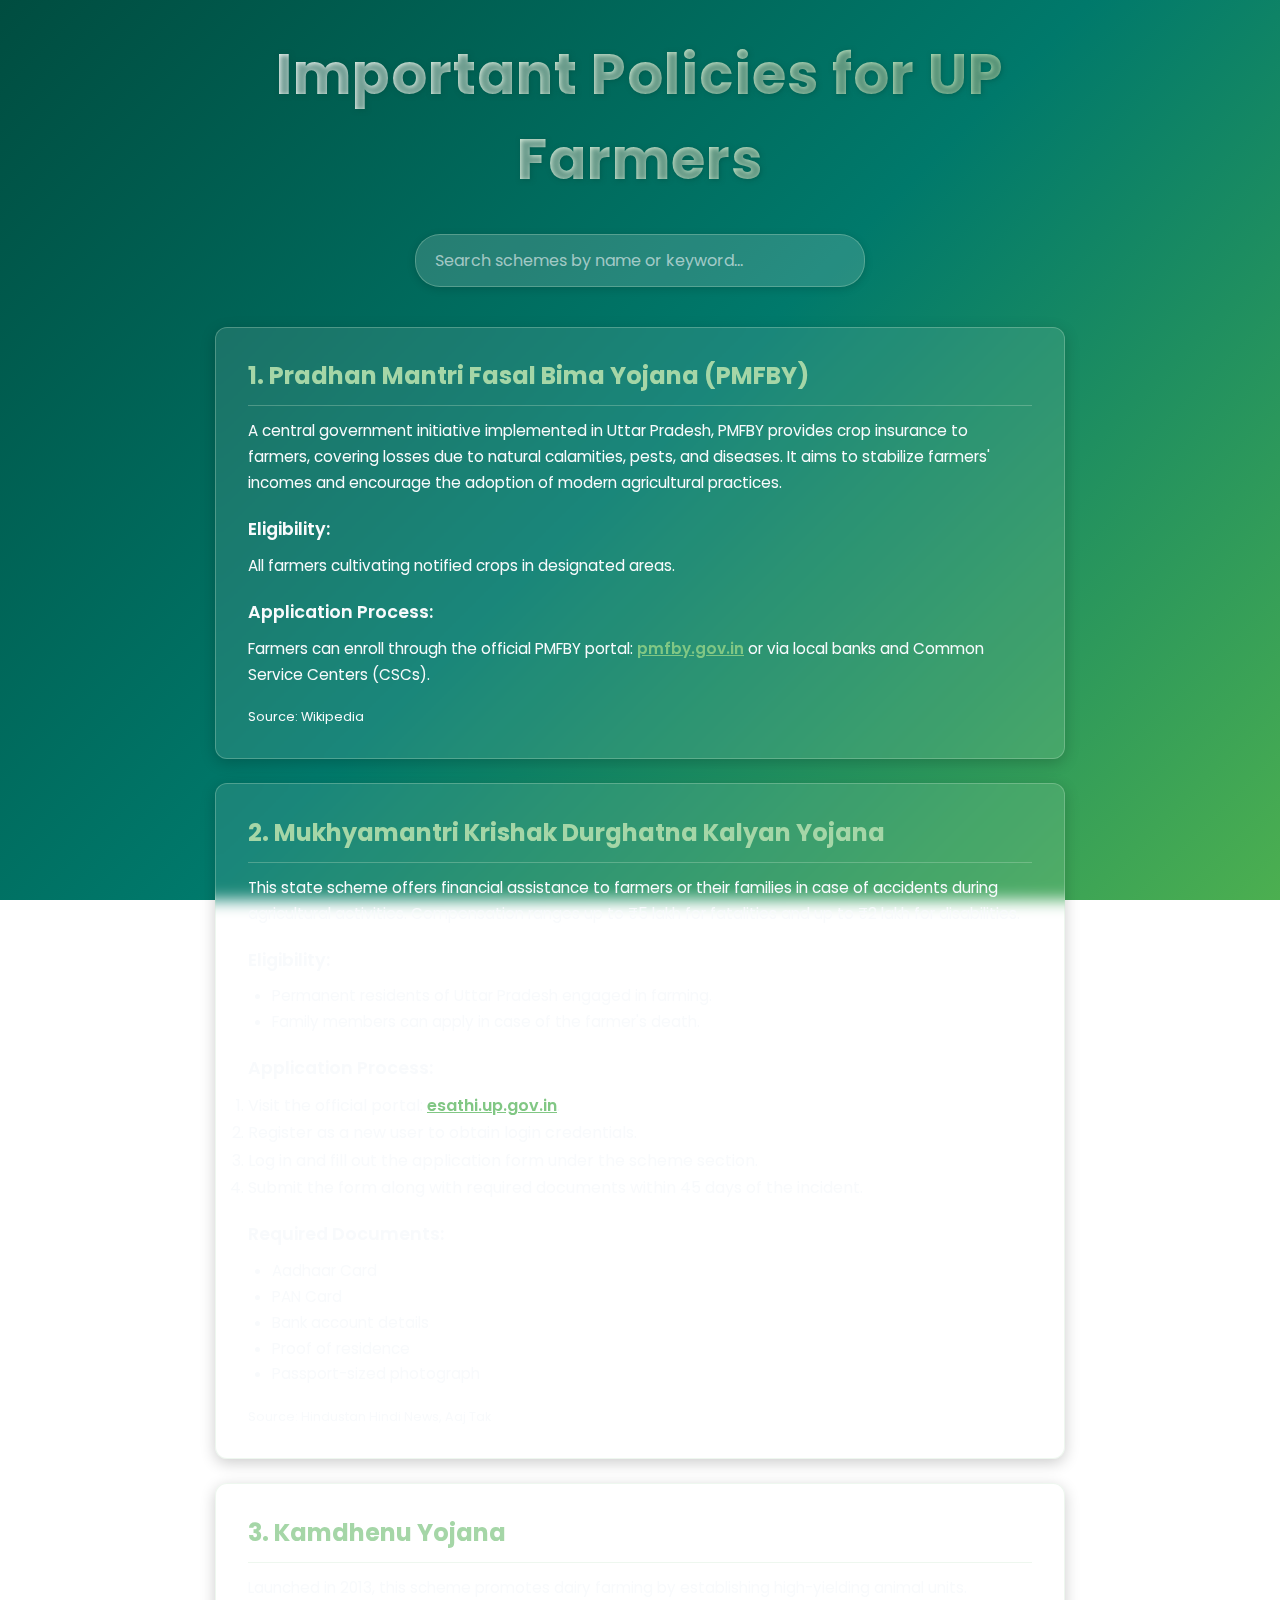
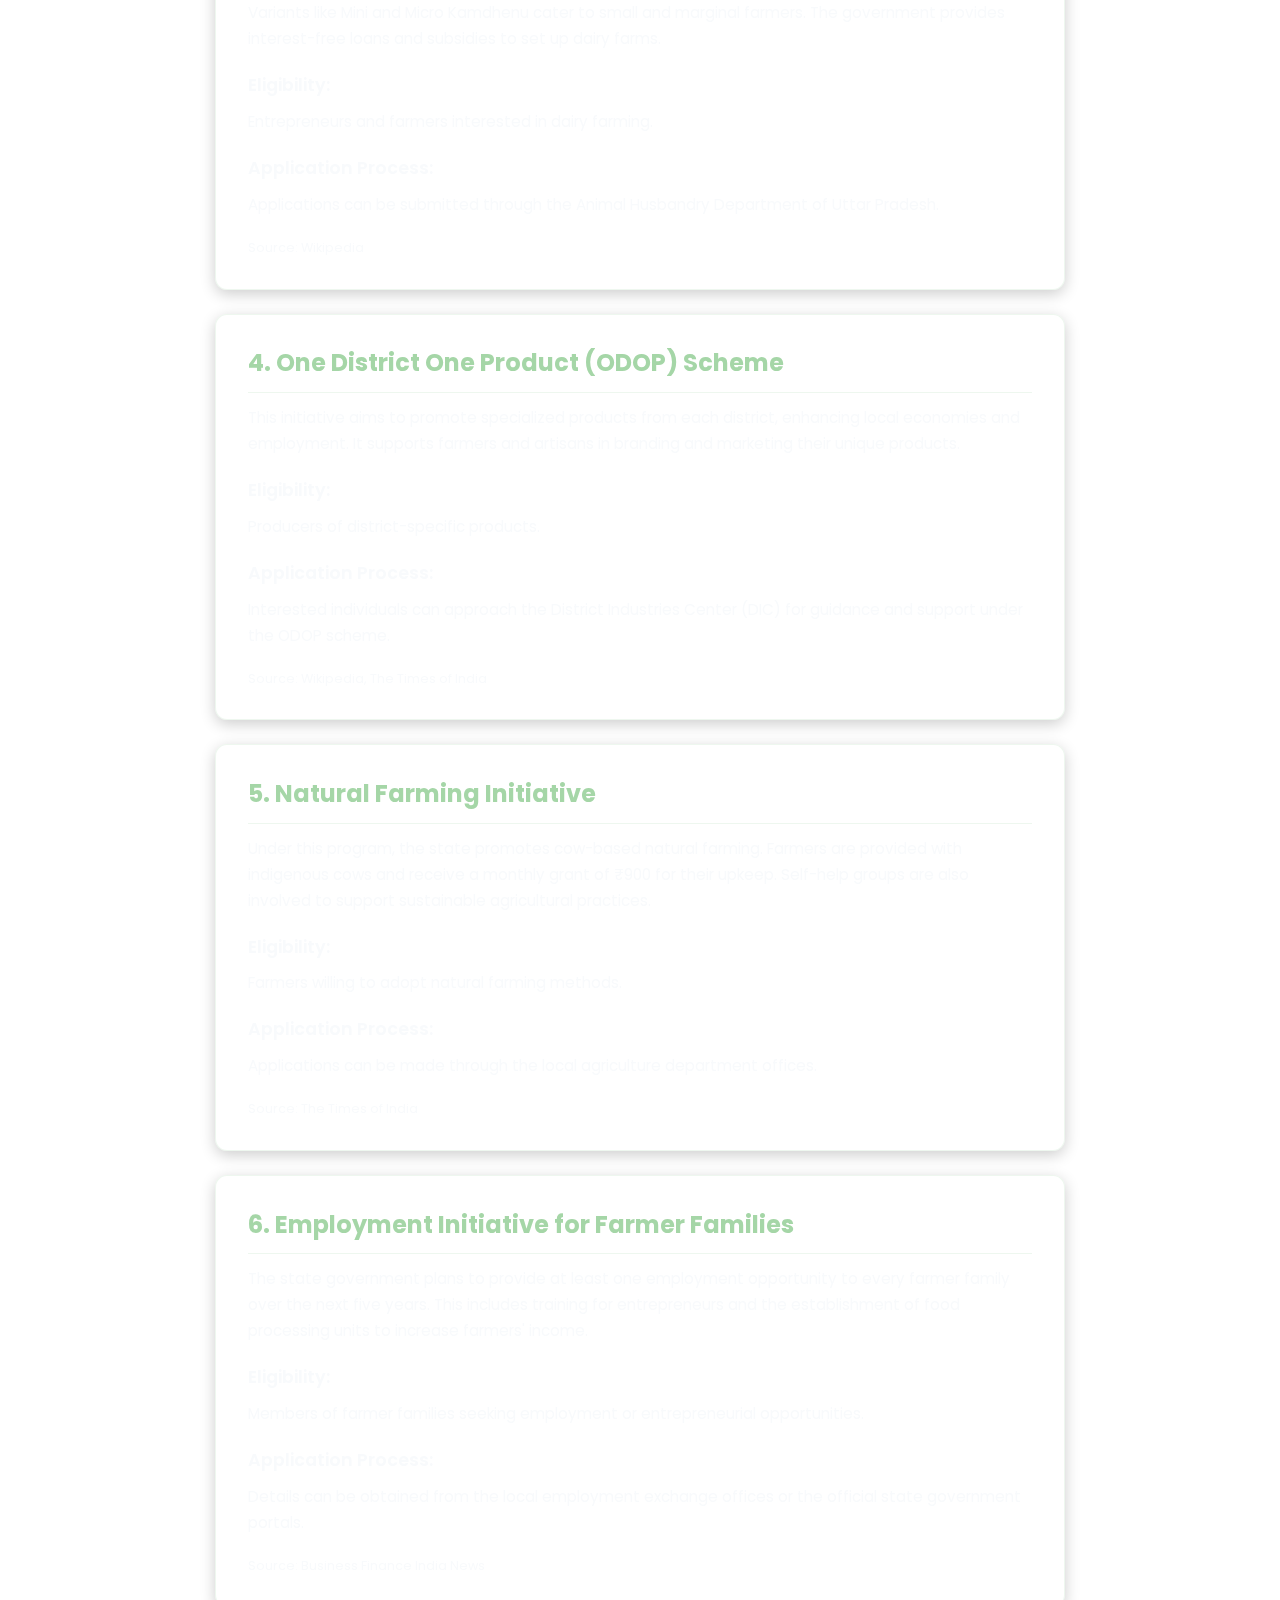
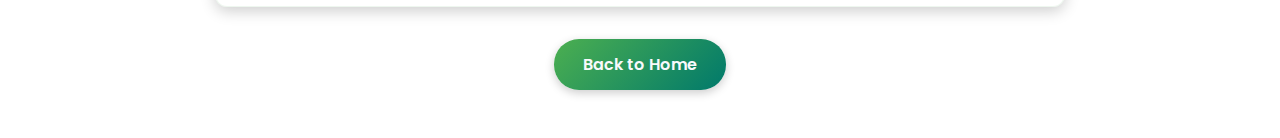
<file: templates/UttarPradesh.html>
<!DOCTYPE html>
<html lang="en">
<head>
    <meta charset="UTF-8">
    <meta name="viewport" content="width=device-width, initial-scale=1.0">
    <title>UP Farmer Policies - AgriPath</title>
    <!-- Link to Google Font -->
    <link rel="preconnect" href="https://fonts.googleapis.com">
    <link rel="preconnect" href="https://fonts.gstatic.com" crossorigin>
    <link href="https://fonts.googleapis.com/css2?family=Poppins:wght@300;400;600;700;800&display=swap" rel="stylesheet">
    <!-- Link to your MAIN CSS file (shared theme) -->
    <link rel="stylesheet" href="/static/style.css">

    <!-- Add specific styles for Policies page -->
    <style>
        /* Reuse theme variables */
        .page-title {
            font-size: clamp(2rem, 5vw, 3.5rem);
            font-weight: 700;
            margin-bottom: 2rem; /* Space below title */
            letter-spacing: 1px;
            background: linear-gradient(90deg, var(--text-light) 0%, var(--grad-green-accent) 100%);
            -webkit-background-clip: text;
            background-clip: text;
            -webkit-text-fill-color: transparent;
            color: var(--text-light);
            text-shadow: 1px 1px 5px rgba(0, 77, 64, 0.5);
            text-align: center;
        }

        .search-container {
            margin-bottom: 2.5rem;
            text-align: center; /* Center the search bar */
        }

        #policySearchInput {
            padding: 0.8rem 1.2rem;
            font-size: 1rem;
            font-family: 'Poppins', sans-serif;
            border-radius: 25px; /* Pill shape */
            border: 1px solid var(--card-border);
            background-color: rgba(255, 255, 255, 0.15); /* Slightly opaque white */
            color: var(--text-light);
            min-width: 300px; /* Minimum width */
            width: 50%; /* Adjust width as needed */
            max-width: 500px; /* Max width */
            transition: all 0.3s ease;
            box-shadow: 0 2px 8px rgba(0, 0, 0, 0.15);
        }

        #policySearchInput::placeholder {
            color: rgba(248, 250, 252, 0.6); /* Lighter placeholder text */
        }

        #policySearchInput:focus {
            outline: none;
            border-color: var(--grad-green-accent);
            background-color: rgba(255, 255, 255, 0.2);
            box-shadow: 0 4px 12px rgba(0, 0, 0, 0.2);
        }

        .policies-container {
            display: grid; /* Use grid for layout */
            grid-template-columns: 1fr; /* Single column layout */
            gap: 1.5rem; /* Space between policy cards */
            max-width: 850px; /* Limit width for readability */
            margin: 0 auto 2rem auto; /* Center container */
        }

        .policy-card {
            background-color: var(--card-bg);
            border: 1px solid var(--card-border);
            border-radius: 12px;
            padding: 1.8rem 2rem;
            backdrop-filter: blur(8px);
            -webkit-backdrop-filter: blur(8px);
            box-shadow: 0 4px 15px var(--shadow-color);
            text-align: left;
            color: var(--text-light);
            line-height: 1.7;
            transition: opacity 0.3s ease, transform 0.3s ease; /* For search filtering */
            /* Important for JS filtering: Initially visible */
            display: block;
            opacity: 1;
            transform: scale(1);
        }

        /* Style for hidden cards (used by JS) */
        .policy-card.hidden {
             opacity: 0;
             transform: scale(0.95);
             pointer-events: none; /* Prevent interaction when hidden */
             /* Use height transition carefully, can be complex */
             /* height: 0; */
             /* padding-top: 0; */
             /* padding-bottom: 0; */
             /* margin-bottom: 0; */
             /* overflow: hidden; */
             /* A simpler approach using display: none is often easier */
             /* display: none; */
        }


        .policy-card h3 { /* Scheme Title */
            font-size: 1.5rem;
            font-weight: 700;
            color: var(--grad-green-accent); /* Use accent color for title */
            margin-bottom: 0.75rem;
            border-bottom: 1px solid var(--card-border); /* Separator line */
            padding-bottom: 0.5rem;
        }

        .policy-card h4 { /* Subheadings like Eligibility */
            font-size: 1.1rem;
            font-weight: 600;
            color: var(--text-light);
            margin-top: 1.2rem;
            margin-bottom: 0.5rem;
        }

        .policy-card p, .policy-card ul {
            margin-bottom: 1rem;
            font-size: 0.95rem;
        }
         .policy-card p:last-child, .policy-card ul:last-child {
             margin-bottom: 0;
         }

        .policy-card ul {
            list-style: disc;
            padding-left: 1.5rem; /* Indent list */
        }

        .policy-card a {
            color: var(--grad-green-4); /* Lighter green for links */
            text-decoration: underline;
            font-weight: 600;
            transition: color 0.2s ease;
        }

        .policy-card a:hover {
            color: var(--text-light);
        }

        /* No results message */
        #noResultsMessage {
            text-align: center;
            font-size: 1.1rem;
            color: var(--grad-green-accent);
            padding: 2rem;
            display: none; /* Hidden by default */
        }

        /* Back Button Style (copied from about page) */
        .back-button-container {
            text-align: center; /* Center the button */
            margin-top: 2rem;
            margin-bottom: 1rem;
        }
        .back-button {
             display: inline-block;
             padding: 0.8rem 1.8rem;
             background: linear-gradient(135deg, var(--grad-green-3), var(--grad-green-2));
             color: var(--text-light);
             text-decoration: none;
             border-radius: 25px;
             font-weight: 600;
             transition: transform 0.2s ease, box-shadow 0.2s ease;
             box-shadow: 0 3px 10px rgba(0, 0, 0, 0.2);
        }
        .back-button:hover {
            transform: translateY(-3px);
            box-shadow: 0 6px 15px rgba(0, 0, 0, 0.3);
        }

        @media (max-width: 768px) {
            #policySearchInput { width: 70%; min-width: auto; }
            .policies-container { max-width: 95%; }
            .policy-card { padding: 1.5rem; }
            .policy-card h3 { font-size: 1.3rem; }
            .policy-card p, .policy-card ul { font-size: 0.9rem; }
        }
         @media (max-width: 480px) {
              #policySearchInput { width: 90%; }
              .policy-card { padding: 1.2rem 1rem; }
         }

    </style>
</head>
<body>

    <div class="container policy-page-container">

        <h2 class="page-title">Important Policies for UP Farmers</h2>

        <!-- Search Bar -->
        <div class="search-container">
             <label for="policySearchInput" class="visually-hidden">Search Policies:</label> <!-- Hidden label for accessibility -->
            <input type="search" id="policySearchInput" placeholder="Search schemes by name or keyword...">
        </div>

        <!-- Policies List -->
        <div class="policies-container" id="policiesList">

            <!-- Policy 1: PMFBY -->
            <div class="policy-card">
                <h3>1. Pradhan Mantri Fasal Bima Yojana (PMFBY)</h3>
                <p>A central government initiative implemented in Uttar Pradesh, PMFBY provides crop insurance to farmers, covering losses due to natural calamities, pests, and diseases. It aims to stabilize farmers' incomes and encourage the adoption of modern agricultural practices.</p>
                <h4>Eligibility:</h4>
                <p>All farmers cultivating notified crops in designated areas.</p>
                <h4>Application Process:</h4>
                <p>Farmers can enroll through the official PMFBY portal: <a href="https://pmfby.gov.in" target="_blank" rel="noopener noreferrer">pmfby.gov.in</a> or via local banks and Common Service Centers (CSCs).</p>
                <p><small>Source: Wikipedia</small></p>
            </div>

            <!-- Policy 2: Mukhyamantri Krishak Durghatna Kalyan Yojana -->
            <div class="policy-card">
                <h3>2. Mukhyamantri Krishak Durghatna Kalyan Yojana</h3>
                <p>This state scheme offers financial assistance to farmers or their families in case of accidents during agricultural activities. Compensation ranges up to ₹5 lakh for fatalities and up to ₹2 lakh for disabilities.</p>
                <h4>Eligibility:</h4>
                <ul>
                    <li>Permanent residents of Uttar Pradesh engaged in farming.</li>
                    <li>Family members can apply in case of the farmer's death.</li>
                </ul>
                <h4>Application Process:</h4>
                <ol>
                    <li>Visit the official portal: <a href="https://esathi.up.gov.in/citizenservices/login/login.aspx" target="_blank" rel="noopener noreferrer">esathi.up.gov.in</a>.</li>
                    <li>Register as a new user to obtain login credentials.</li>
                    <li>Log in and fill out the application form under the scheme section.</li>
                    <li>Submit the form along with required documents within 45 days of the incident.</li>
                </ol>
                <h4>Required Documents:</h4>
                <ul>
                    <li>Aadhaar Card</li>
                    <li>PAN Card</li>
                    <li>Bank account details</li>
                    <li>Proof of residence</li>
                    <li>Passport-sized photograph</li>
                </ul>
                 <p><small>Source: Hindustan Hindi News, Aaj Tak</small></p>
            </div>

            <!-- Policy 3: Kamdhenu Yojana -->
            <div class="policy-card">
                <h3>3. Kamdhenu Yojana</h3>
                <p>Launched in 2013, this scheme promotes dairy farming by establishing high-yielding animal units. Variants like Mini and Micro Kamdhenu cater to small and marginal farmers. The government provides interest-free loans and subsidies to set up dairy farms.</p>
                 <h4>Eligibility:</h4>
                 <p>Entrepreneurs and farmers interested in dairy farming.</p>
                 <h4>Application Process:</h4>
                 <p>Applications can be submitted through the Animal Husbandry Department of Uttar Pradesh.</p>
                 <p><small>Source: Wikipedia</small></p>
            </div>

            <!-- Policy 4: One District One Product (ODOP) Scheme -->
            <div class="policy-card">
                <h3>4. One District One Product (ODOP) Scheme</h3>
                <p>This initiative aims to promote specialized products from each district, enhancing local economies and employment. It supports farmers and artisans in branding and marketing their unique products.</p>
                 <h4>Eligibility:</h4>
                 <p>Producers of district-specific products.</p>
                 <h4>Application Process:</h4>
                 <p>Interested individuals can approach the District Industries Center (DIC) for guidance and support under the ODOP scheme.</p>
                 <p><small>Source: Wikipedia, The Times of India</small></p>
            </div>

            <!-- Policy 5: Natural Farming Initiative -->
            <div class="policy-card">
                <h3>5. Natural Farming Initiative</h3>
                 <p>Under this program, the state promotes cow-based natural farming. Farmers are provided with indigenous cows and receive a monthly grant of ₹900 for their upkeep. Self-help groups are also involved to support sustainable agricultural practices.</p>
                 <h4>Eligibility:</h4>
                 <p>Farmers willing to adopt natural farming methods.</p>
                 <h4>Application Process:</h4>
                 <p>Applications can be made through the local agriculture department offices.</p>
                 <p><small>Source: The Times of India</small></p>
            </div>

             <!-- Policy 6: Employment Initiative for Farmer Families -->
             <div class="policy-card">
                 <h3>6. Employment Initiative for Farmer Families</h3>
                 <p>The state government plans to provide at least one employment opportunity to every farmer family over the next five years. This includes training for entrepreneurs and the establishment of food processing units to increase farmers' income.</p>
                 <h4>Eligibility:</h4>
                 <p>Members of farmer families seeking employment or entrepreneurial opportunities.</p>
                 <h4>Application Process:</h4>
                 <p>Details can be obtained from the local employment exchange offices or the official state government portals.</p>
                 <p><small>Source: Business Finance India News</small></p>
             </div>

             <!-- Message for no results -->
             <div id="noResultsMessage">
                 <p>No policies found matching your search term.</p>
             </div>

        </div> <!-- /policies-container -->

        <!-- Back Button Container -->
        <div class="back-button-container">
            <a href="/" class="back-button">Back to Home</a>
        </div>

    </div> <!-- /container -->

    <!-- JavaScript for Search -->
    <script>
        document.addEventListener('DOMContentLoaded', () => {
            const searchInput = document.getElementById('policySearchInput');
            const policiesContainer = document.getElementById('policiesList');
            const policyCards = policiesContainer.querySelectorAll('.policy-card');
            const noResultsMessage = document.getElementById('noResultsMessage');

            searchInput.addEventListener('input', () => {
                const searchTerm = searchInput.value.toLowerCase().trim();
                let resultsFound = false;

                policyCards.forEach(card => {
                    // Check if the card itself contains the search term (includes title, desc, eligibility etc.)
                    const cardText = card.textContent.toLowerCase();

                    if (cardText.includes(searchTerm)) {
                        // Show card using style for better transition control
                        card.style.display = 'block'; // Make sure it's block first if using opacity
                        card.style.opacity = '1';
                        card.style.transform = 'scale(1)';
                        card.classList.remove('hidden'); // Remove hidden class if used
                        resultsFound = true;
                    } else {
                        // Hide card using style
                        card.style.opacity = '0';
                        card.style.transform = 'scale(0.95)';
                        // Optionally use display none after transition (more complex setup needed)
                        // card.style.display = 'none'; // Simpler hide
                        card.classList.add('hidden'); // Add hidden class if used
                    }
                });

                // Show or hide the 'no results' message
                if (resultsFound) {
                    noResultsMessage.style.display = 'none';
                } else {
                    noResultsMessage.style.display = 'block';
                }
            });
        });
    </script>
     <!-- Add visually hidden class style if not already in main CSS -->
     <style>.visually-hidden{position:absolute;width:1px;height:1px;padding:0;margin:-1px;overflow:hidden;clip:rect(0,0,0,0);white-space:nowrap;border:0}</style>

</body>
</html>
</file>
<file: static/style.css>
/* --- Base Resets and Variables --- */
*,
*::before,
*::after {
    margin: 0;
    padding: 0;
    box-sizing: border-box;
}

:root {
    /* Green Gradient Colors */
    --grad-green-1: #004d40; /* Dark Teal/Forest Green */
    --grad-green-2: #00796b; /* Medium Teal Green */
    --grad-green-3: #4caf50; /* Standard Material Green */
    --grad-green-4: #81c784; /* Lighter Pastel Green */
    --grad-green-accent: #a5d6a7; /* Very Light Green */
    --glow-green: #66ff99; /* Neonish green for glow */

    /* Text & UI Colors */
    --text-light: #f8fafc; /* Off-white */
    --text-dark: #00332e; /* Very Dark Green/ quase black */
    --card-bg: rgba(255, 255, 255, 0.1);
    --card-border: rgba(200, 230, 201, 0.3);
    --shadow-color: rgba(0, 0, 0, 0.2);

    /* Title Backdrop */
    --title-backdrop-bg: rgba(0, 51, 46, 0.3); /* Semi-transparent dark green */
    --title-backdrop-border: rgba(76, 175, 80, 0.4); /* Slightly brighter green border */
    --title-backdrop-shadow: rgba(0, 0, 0, 0.3);
}

/* --- Body Styling --- */
body {
    font-family: 'Poppins', sans-serif;
    min-height: 100vh;
    display: flex;
    justify-content: center;
    align-items: center;
    padding: 2rem;
    color: var(--text-light);
    background: linear-gradient(135deg, var(--grad-green-1) 0%, var(--grad-green-2) 50%, var(--grad-green-3) 100%);
    background-size: cover;
    background-attachment: fixed;
    overflow-x: hidden; /* Prevent horizontal scroll if backdrop shadow is large */
}

/* --- Container --- */
.container {
    width: 100%;
    max-width: 900px;
    text-align: center;
}

/* --- New Title Container (Backdrop) Styling --- */
.title-container {
    display: inline-block; /* Make container wrap the title width */
    padding: 1.5rem 3rem; /* Padding inside the backdrop */
    margin-bottom: 4rem; /* Increased space below title */
    background-color: var(--title-backdrop-bg);
    border-radius: 12px; /* Slightly different rounding */
    border: 1px solid var(--title-backdrop-border);
    box-shadow: 0 6px 20px var(--title-backdrop-shadow);
    backdrop-filter: blur(10px); /* Slightly stronger blur */
    -webkit-backdrop-filter: blur(10px);
    position: relative; /* Needed if you add absolute positioned elements inside later */
    transition: background-color 0.3s ease; /* Smooth transition */
}

/* Optional: Slightly change backdrop on hover */
.title-container:hover {
    background-color: rgba(0, 51, 46, 0.4);
}

/* --- Main Title Styling (Enhanced) --- */
.main-title {
    font-size: clamp(3rem, 7vw, 5.5rem); /* Slightly larger font */
    font-weight: 800; /* Bolder weight */
    letter-spacing: 1.5px; /* Wider spacing */
    margin: 0; /* Remove default h1 margin, use container margin */

    /* Stronger Text Gradient - White to Brighter Green */
    background: linear-gradient(90deg, var(--text-light) 10%, var(--grad-green-3) 90%);
    -webkit-background-clip: text;
    background-clip: text;
    -webkit-text-fill-color: transparent;
    color: var(--text-light); /* Fallback */

    /* Enhanced Text Shadow for Glow/Outline Effect */
    text-shadow:
        0 0 8px rgba(255, 255, 255, 0.6), /* White inner glow */
        0 0 20px var(--glow-green),      /* Bright green outer glow */
        0 0 35px var(--grad-green-2),    /* Softer teal ambient glow */
        3px 3px 3px var(--text-dark);    /* Dark offset shadow for definition */

    /* Optional: Add subtle animation */
    /* animation: pulse-glow 5s infinite alternate ease-in-out; */
}

/* Optional Glow Animation Keyframes */
@keyframes pulse-glow {
    from {
        text-shadow:
            0 0 6px rgba(255, 255, 255, 0.5),
            0 0 15px var(--glow-green),
            0 0 25px var(--grad-green-2),
            3px 3px 3px var(--text-dark);
    }
    to {
        text-shadow:
            0 0 10px rgba(255, 255, 255, 0.7),
            0 0 25px var(--glow-green),
            0 0 45px var(--grad-green-2),
            3px 3px 3px var(--text-dark);
    }
}


/* --- Grid Container --- */
.state-grid-container {
    display: grid;
    grid-template-columns: repeat(auto-fit, minmax(180px, 1fr));
    gap: 2rem;
    width: 100%;
}

/* --- State Button / Card Styling (Remains the same) --- */
.state-button {
    display: flex;
    flex-direction: column;
    align-items: center;
    justify-content: center;
    padding: 2rem 1.5rem;
    text-decoration: none;
    color: var(--text-light);
    background-color: var(--card-bg);
    border-radius: 15px;
    border: 1px solid var(--card-border);
    box-shadow: 0 4px 15px var(--shadow-color);
    backdrop-filter: blur(8px);
    -webkit-backdrop-filter: blur(8px);
    transition: transform 0.3s ease, box-shadow 0.3s ease, background-color 0.3s ease;
    overflow: hidden;
    position: relative;
    min-height: 180px;
}

.state-button img {
    width: 60px;
    height: 60px;
    margin-bottom: 1rem;
    object-fit: contain;
    filter: brightness(0) invert(1);
}

.state-name {
    font-size: 1.1rem;
    font-weight: 600;
    text-align: center;
}

.state-button:hover {
    transform: translateY(-8px) scale(1.03);
    box-shadow: 0 8px 25px var(--shadow-color);
    background-color: rgba(76, 175, 80, 0.2);
}

.state-button::before {
    content: '';
    position: absolute;
    top: 0;
    left: -100%;
    width: 100%;
    height: 100%;
    background: linear-gradient(110deg, transparent 25%, rgba(165, 214, 167, 0.25) 50%, transparent 75%);
    transition: left 0.5s ease-in-out;
}

.state-button:hover::before {
    left: 100%;
}

/* --- Responsive Adjustments (Remain the same) --- */
@media (max-width: 768px) {
    .title-container { padding: 1rem 2rem; margin-bottom: 3rem; }
    .state-grid-container { grid-template-columns: repeat(auto-fit, minmax(150px, 1fr)); gap: 1.5rem; }
    .state-button { padding: 1.5rem 1rem; min-height: 160px; }
    .state-button img { width: 50px; height: 50px; }
    .state-name { font-size: 1rem; }
}

@media (max-width: 480px) {
    body { padding: 1rem; }
    .title-container { padding: 0.8rem 1.5rem; margin-bottom: 2.5rem; }
    .state-grid-container { grid-template-columns: 1fr 1fr; gap: 1rem; }
    .state-button { min-height: 140px; }
}
</file>
